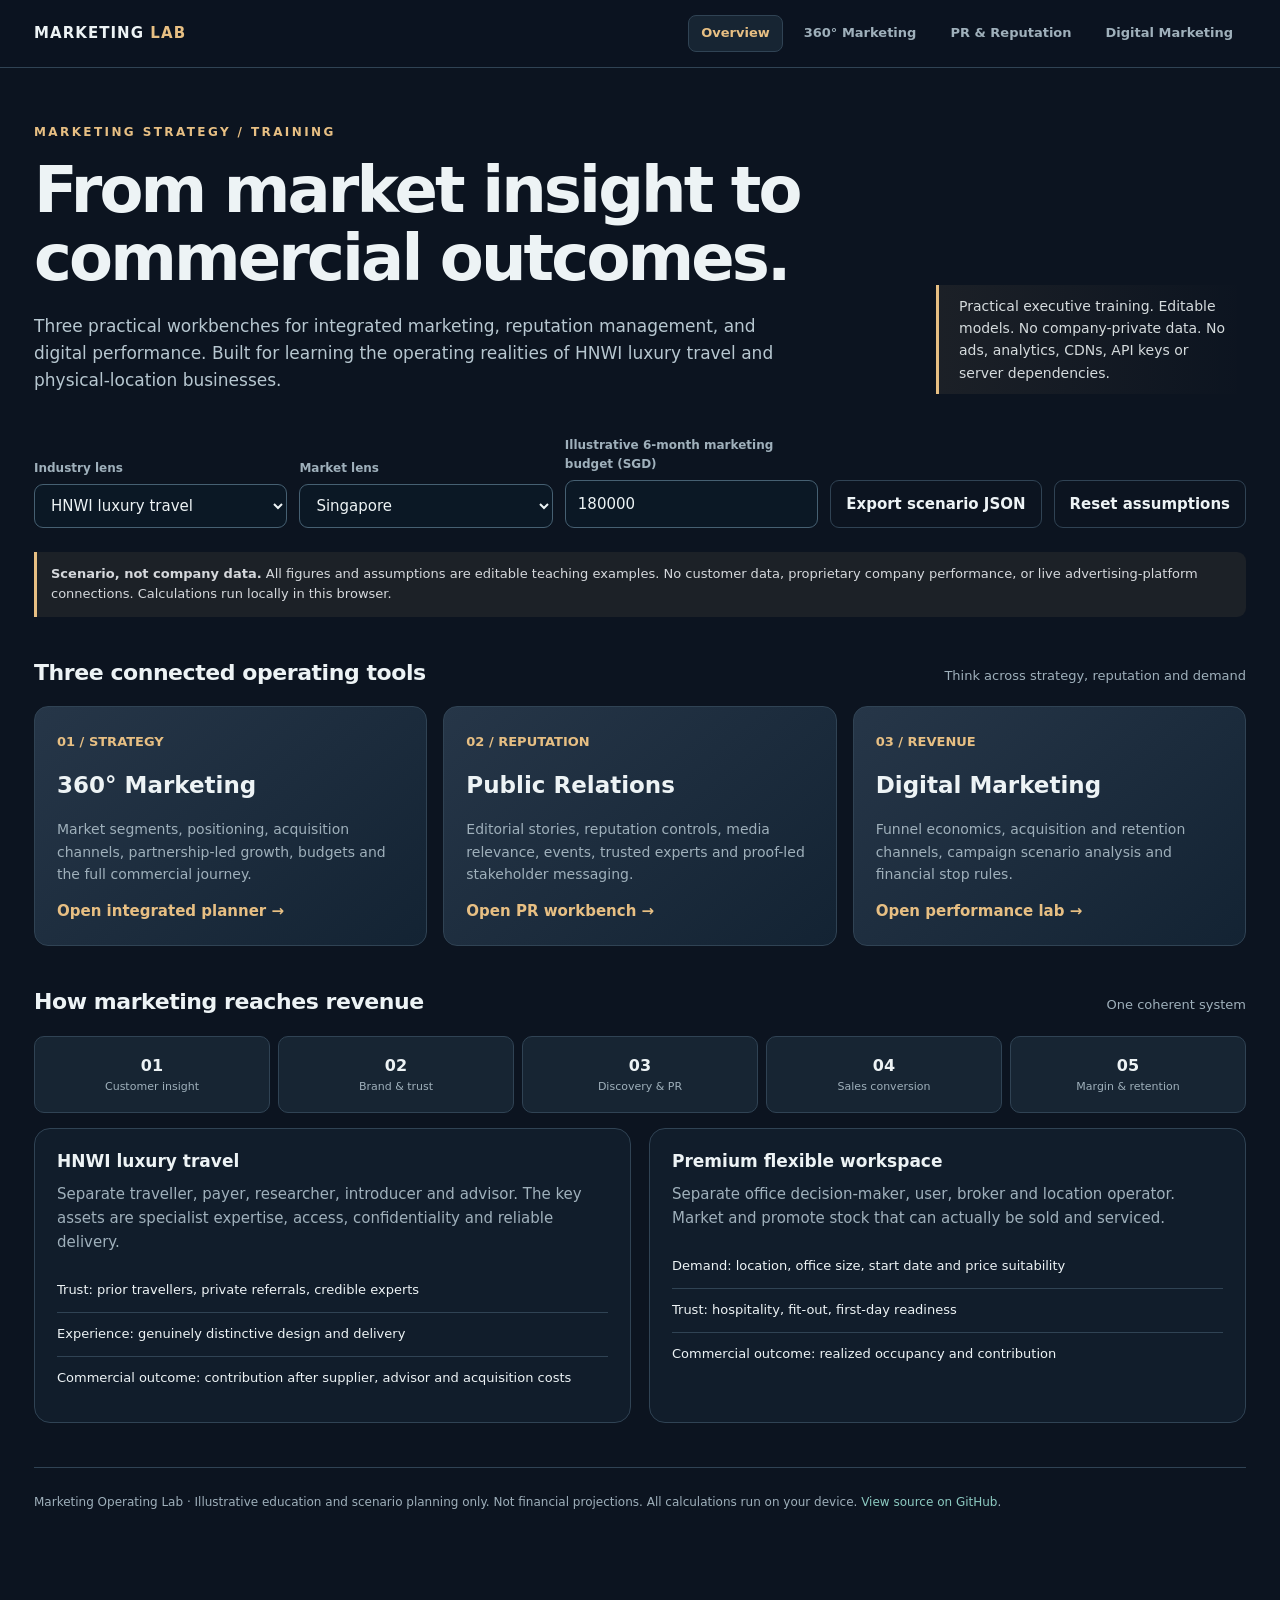
<file: marketing-lab/index.html>
<!doctype html>
<html lang="en"><head><meta charset="utf-8"><meta name="viewport" content="width=device-width,initial-scale=1"><meta name="color-scheme" content="dark"><meta name="description" content="Three practical workbenches for integrated marketing, reputation management, and digital performance. Built for learning the operating realities of HNWI luxury travel and physical-location businesses."><title>Marketing Operating Lab | Marketing Lab</title><link rel="stylesheet" href="assets/style.css"></head>
<body><header class="topbar"><nav class="nav" aria-label="Main navigation"><a class="brand" href="index.html">MARKETING <span>LAB</span></a><div class="navlinks"><a class="active" aria-current="page" href="index.html">Overview</a><a href="360.html">360° Marketing</a><a href="pr.html">PR & Reputation</a><a href="dm.html">Digital Marketing</a></div></nav></header><main class="shell"><section class="hero"><div><div class="kicker">MARKETING STRATEGY / TRAINING</div><h1>From market insight to commercial outcomes.</h1><p>Three practical workbenches for integrated marketing, reputation management, and digital performance. Built for learning the operating realities of HNWI luxury travel and physical-location businesses.</p></div><aside class="hero-aside">Practical executive training. Editable models. No company-private data. No ads, analytics, CDNs, API keys or server dependencies.</aside></section><div id="app-root" data-page="home"><p>Loading local planning tools…</p></div><p id="status" aria-live="polite" class="fine"></p><footer class="footer">Marketing Operating Lab · Illustrative education and scenario planning only. Not financial projections. All calculations run on your device. <a href="https://github.com/mengliang10/mengliang10.github.io/tree/main/marketing-lab">View source on GitHub</a>.</footer></main><script defer src="assets/core.js"></script></body></html>
</file>
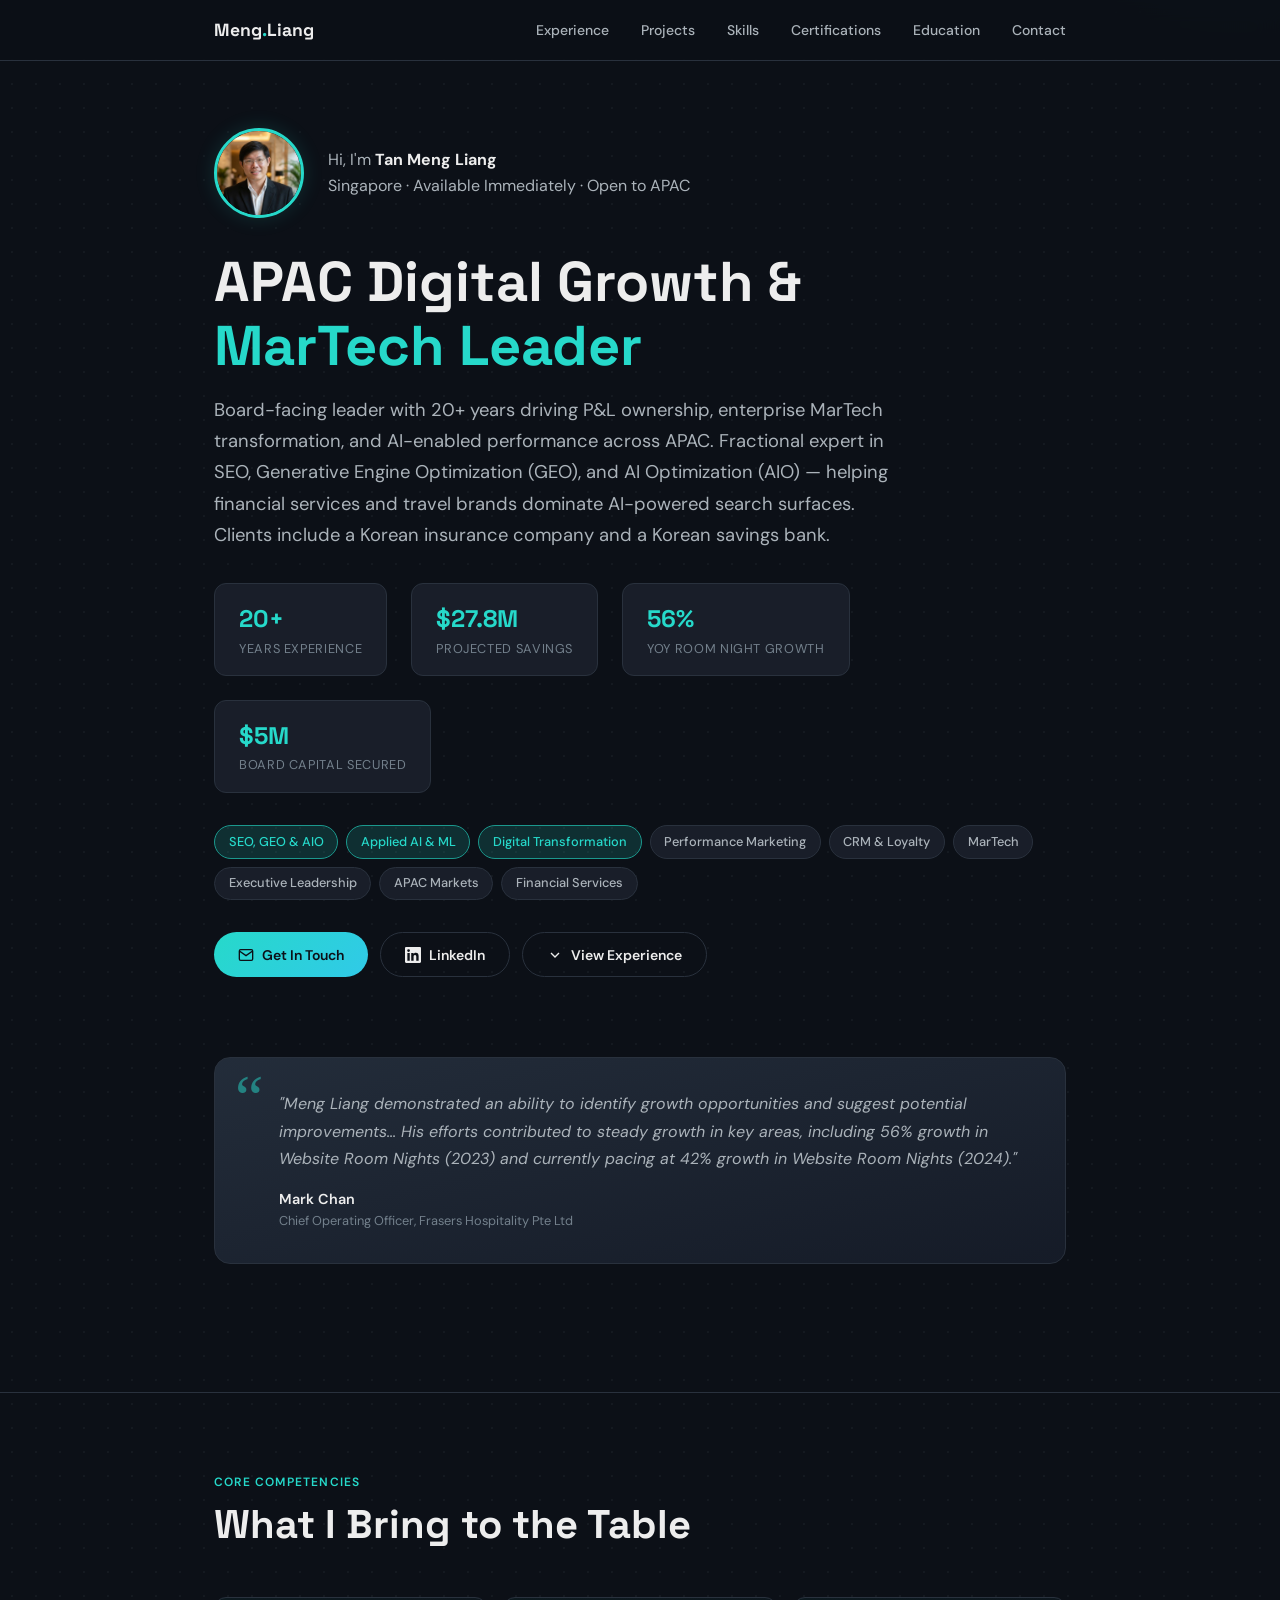
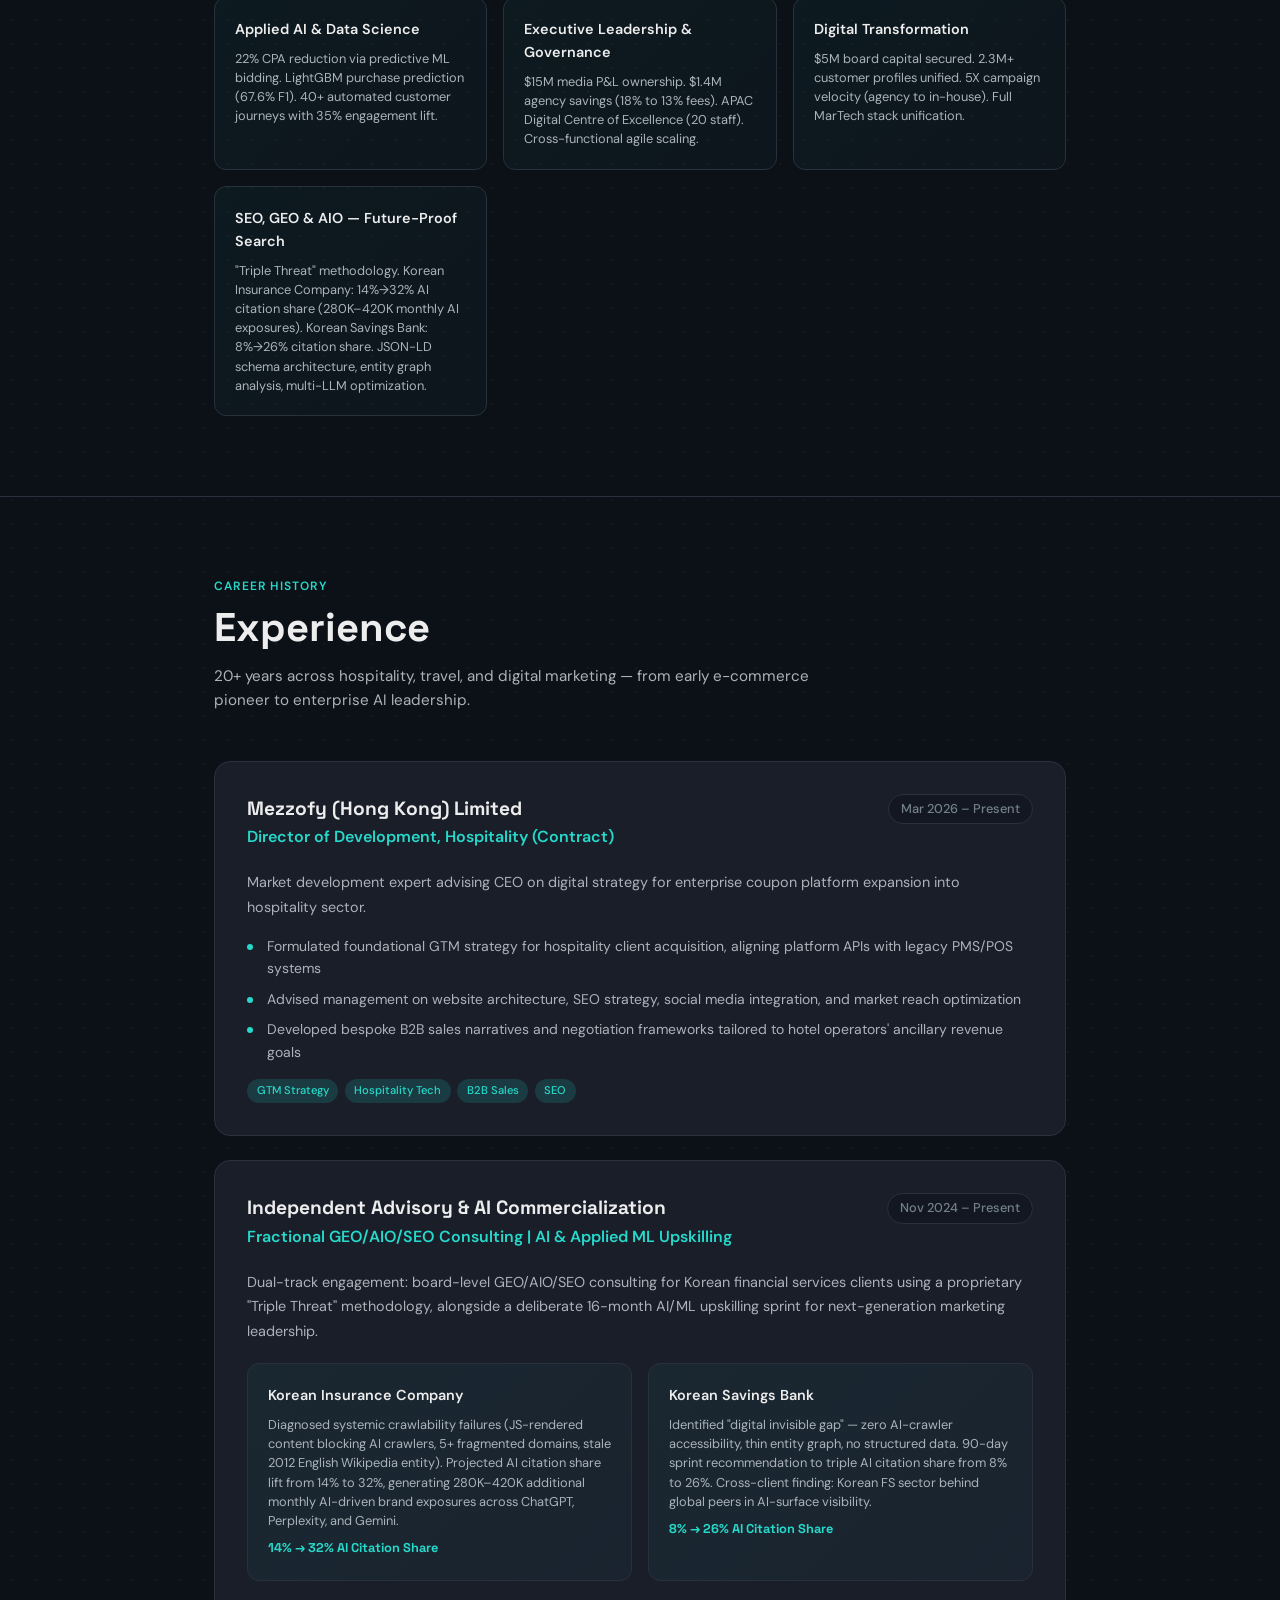
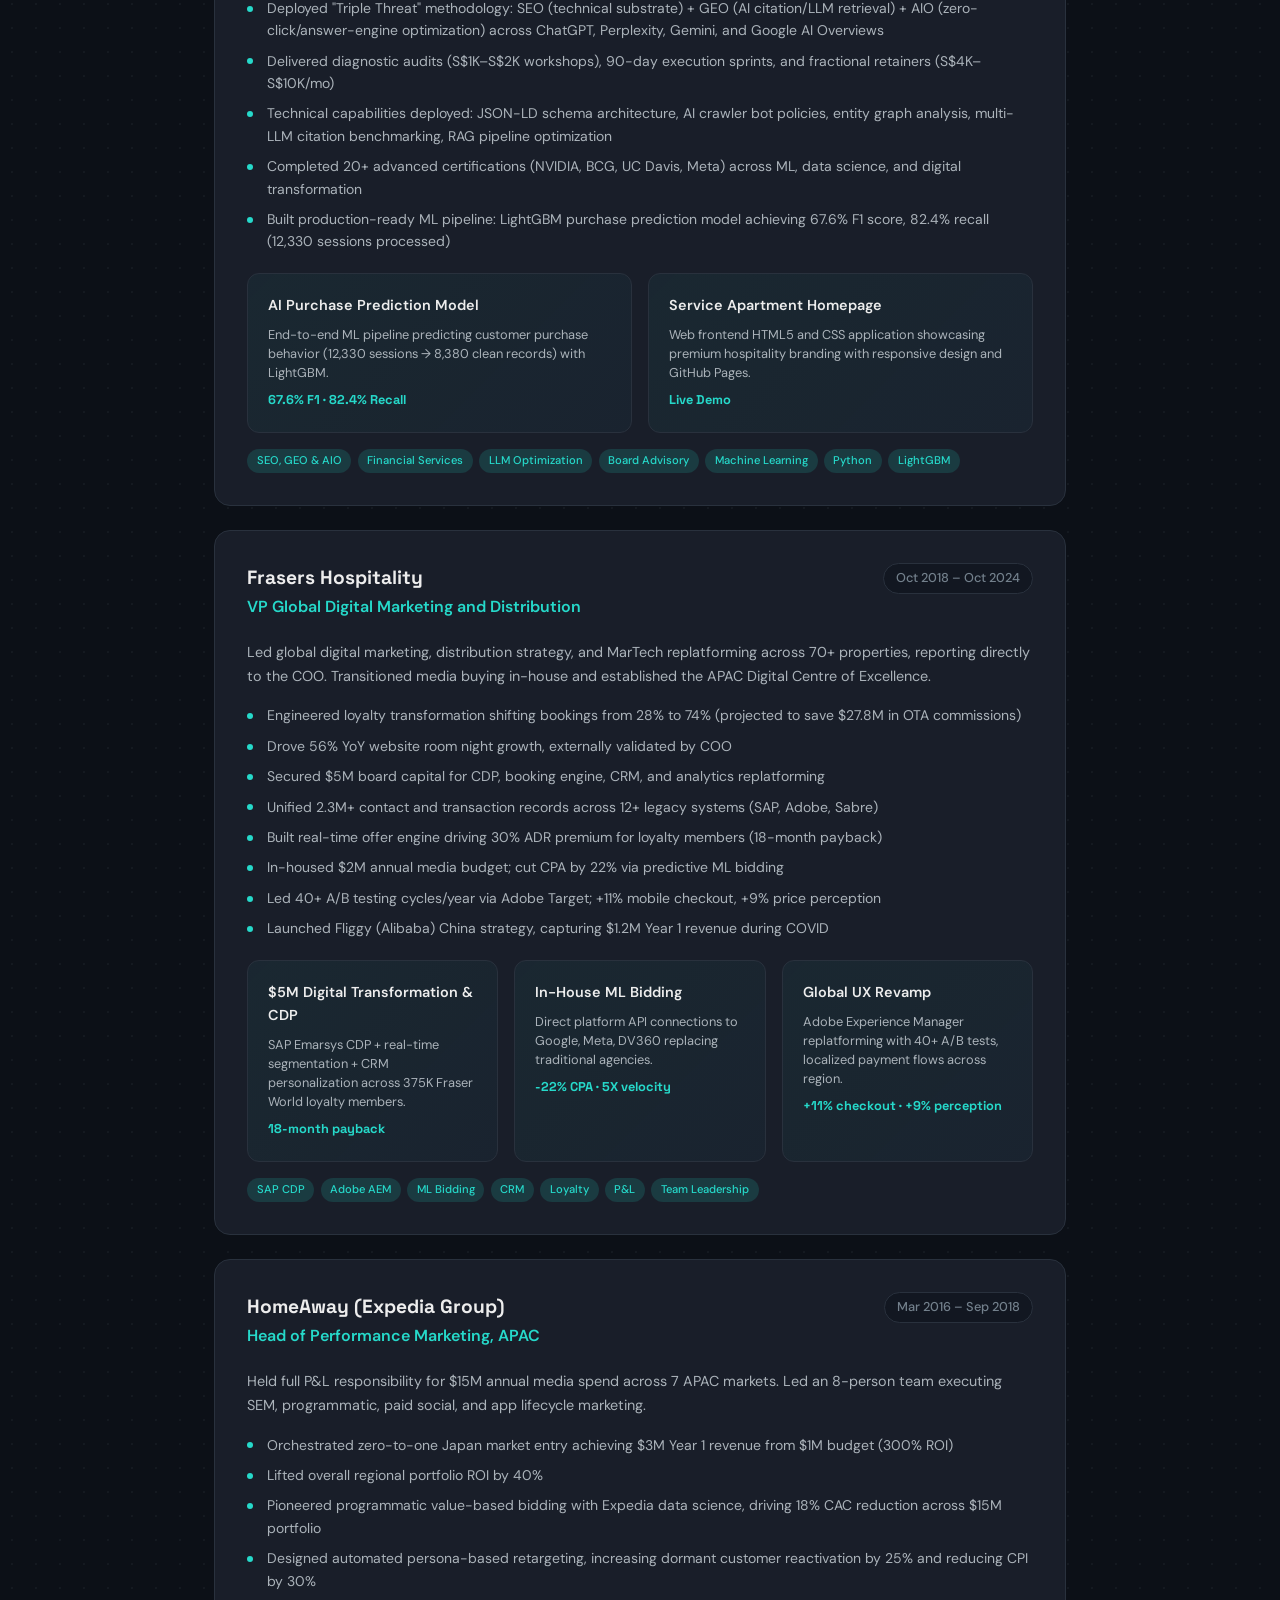
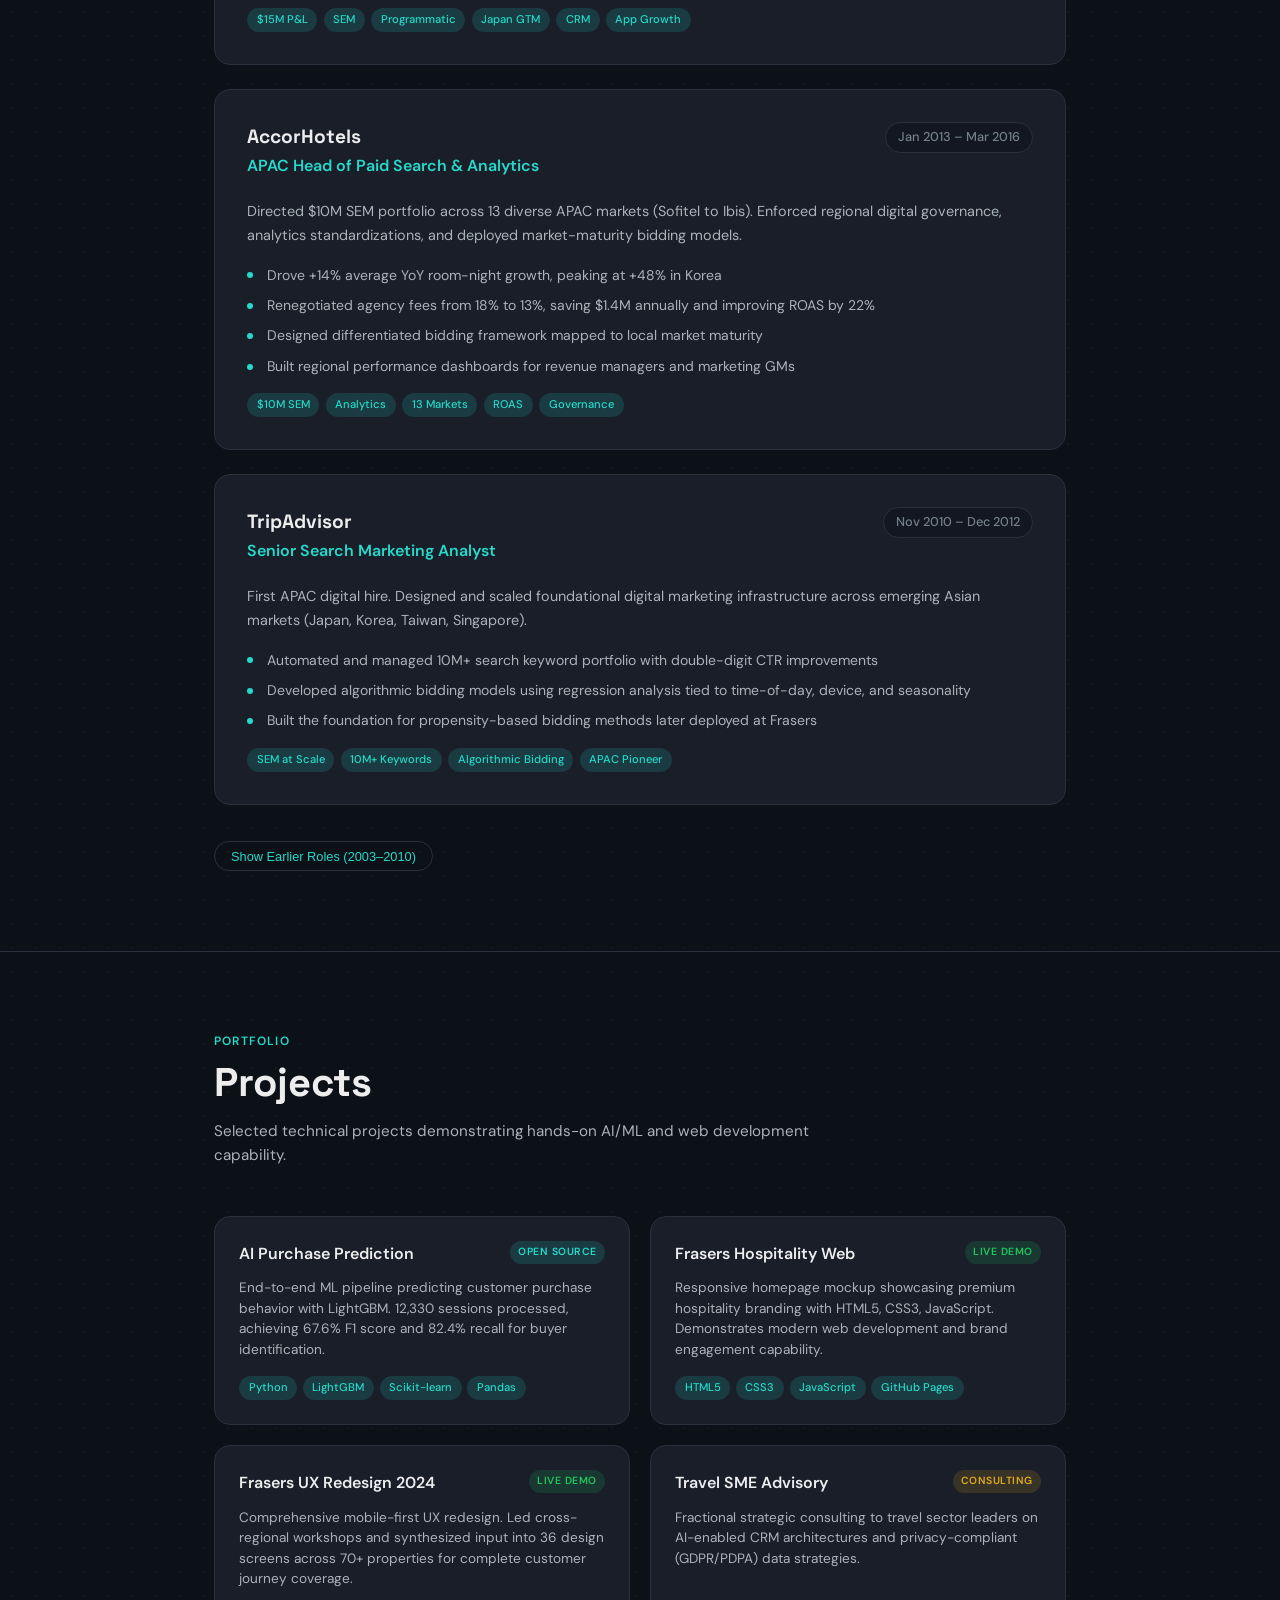
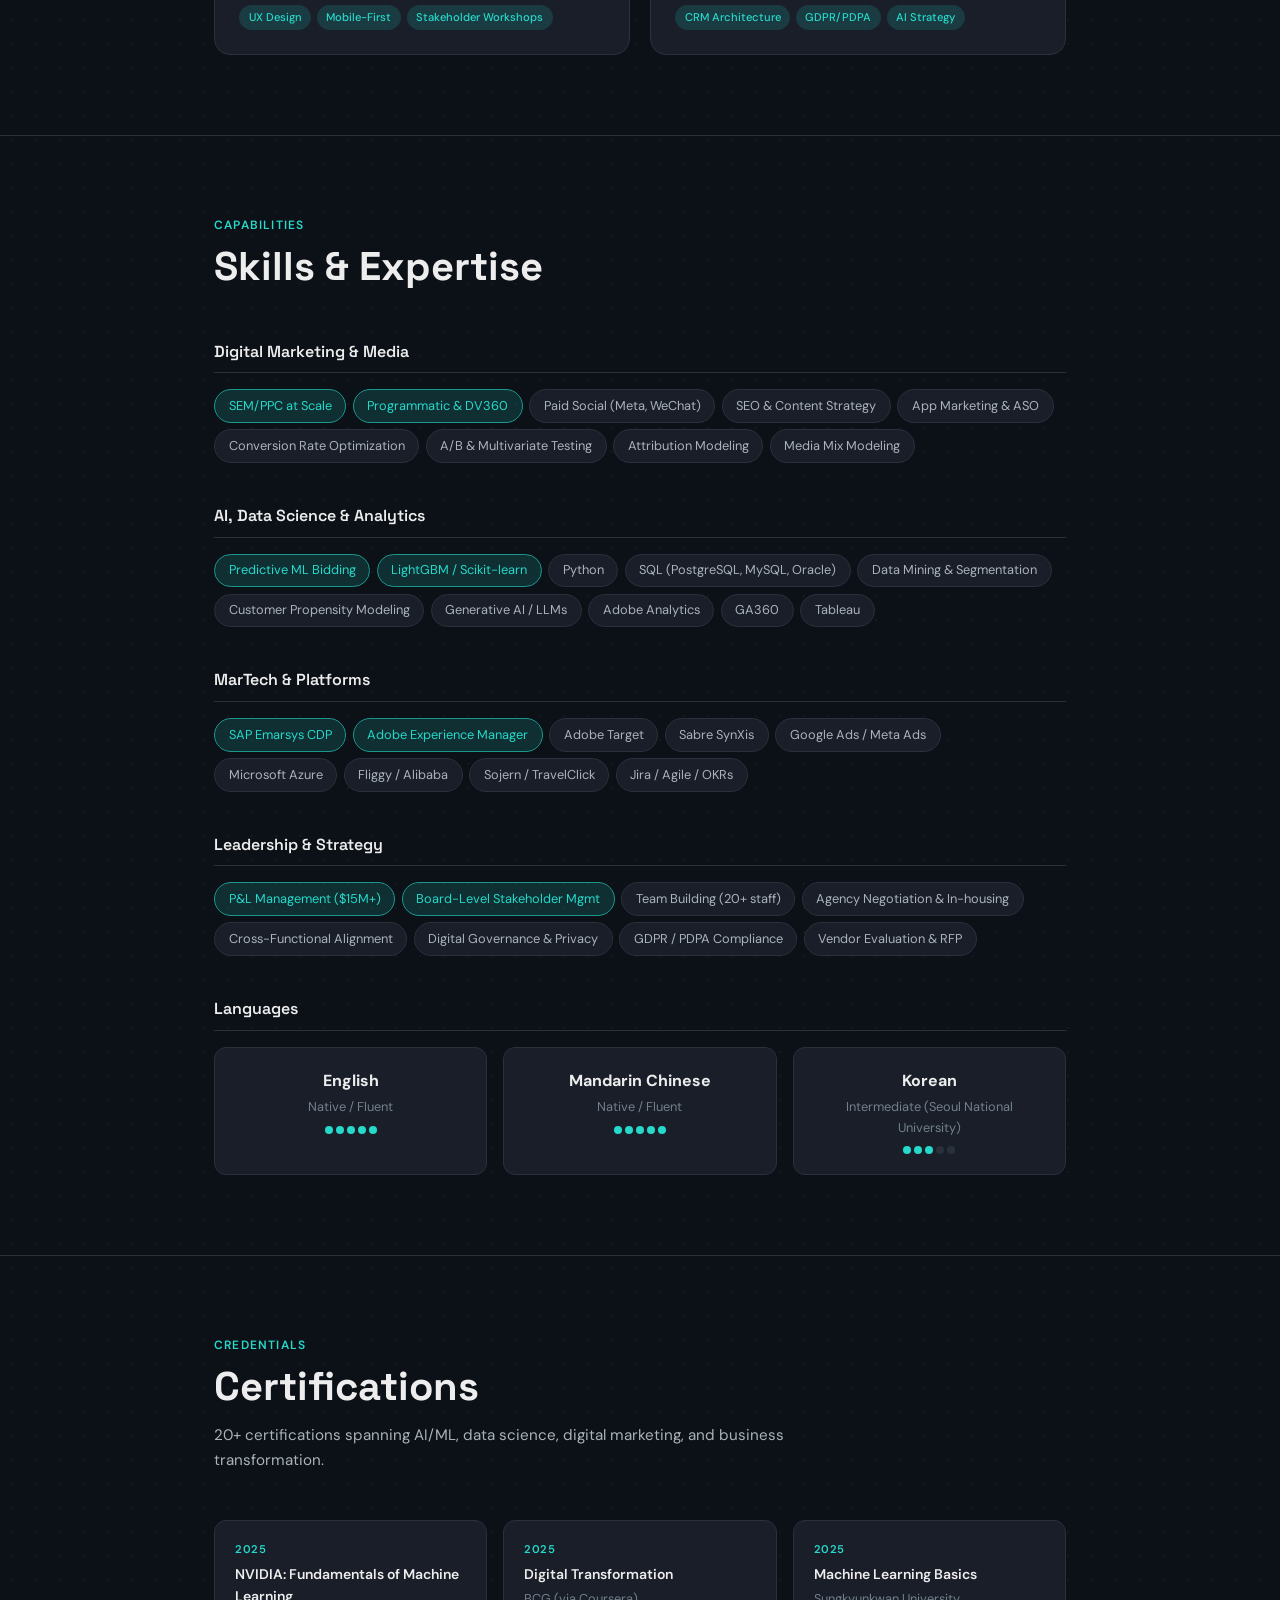
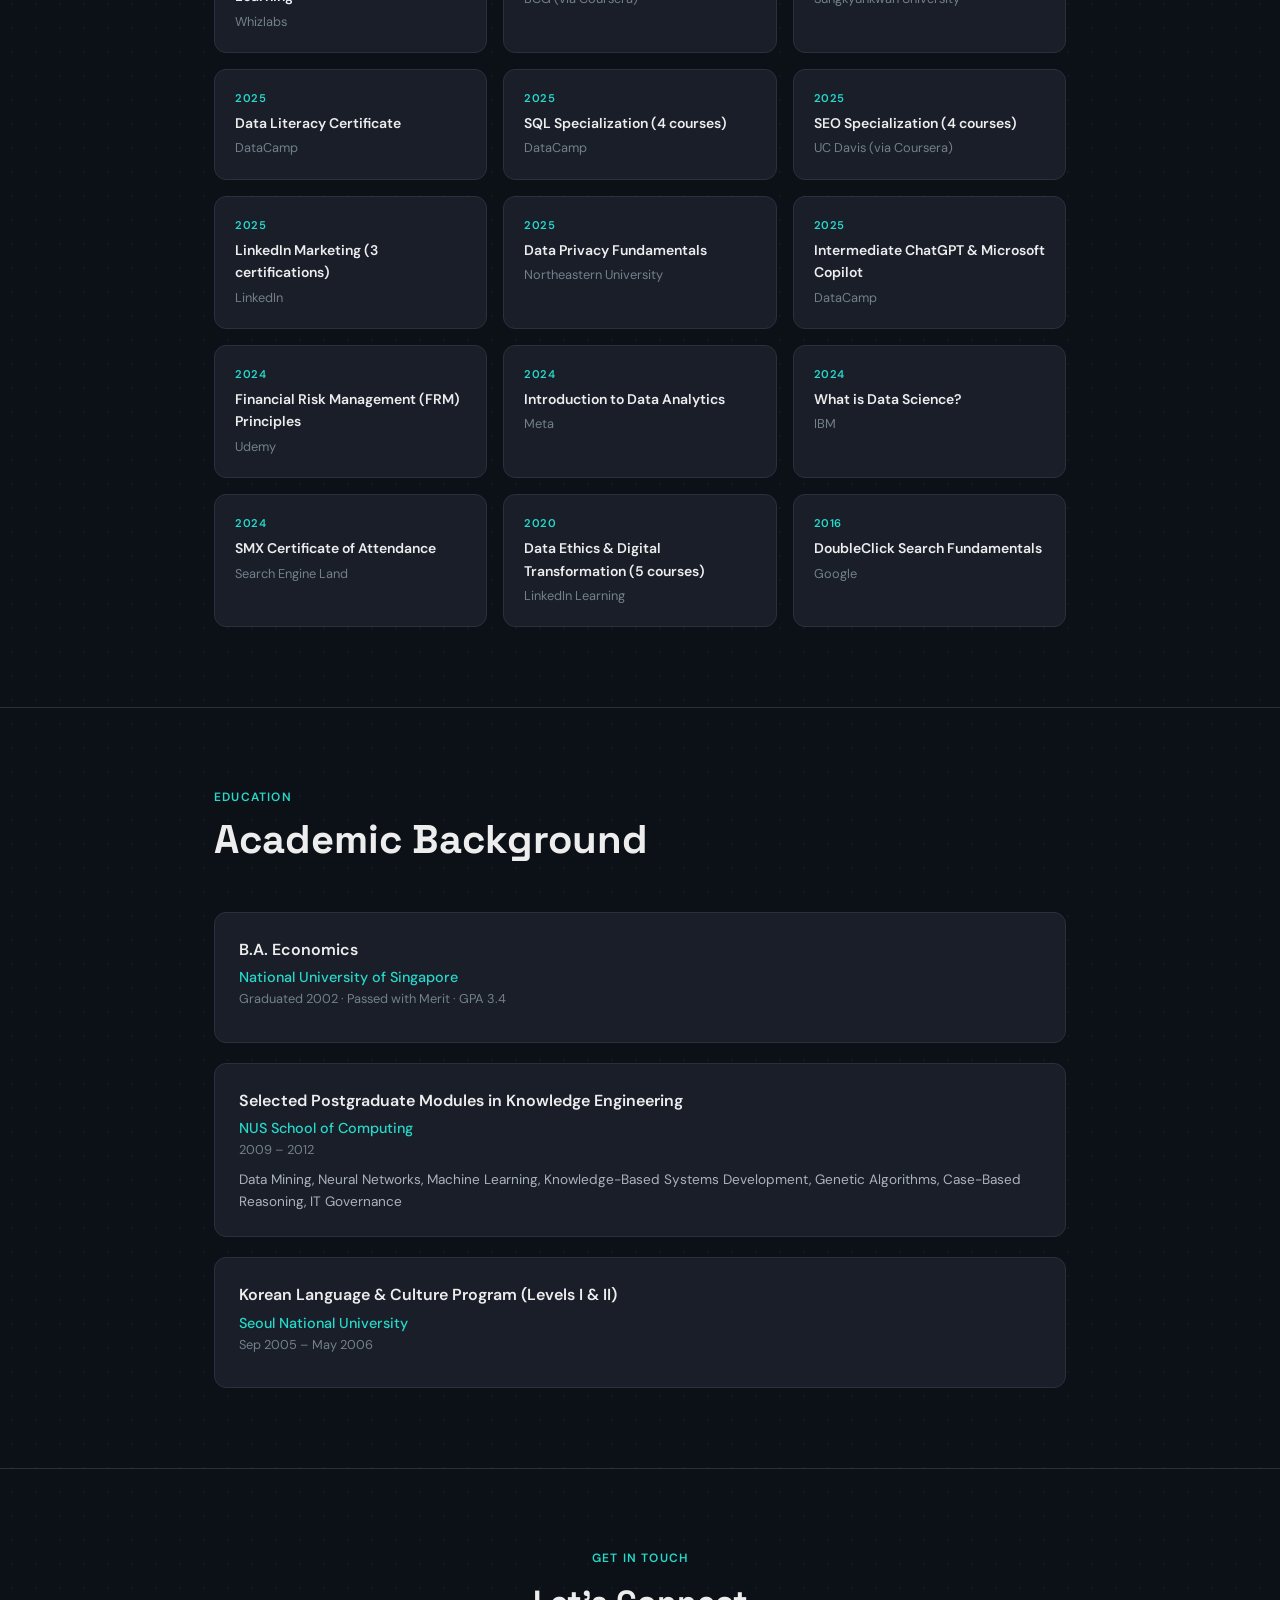
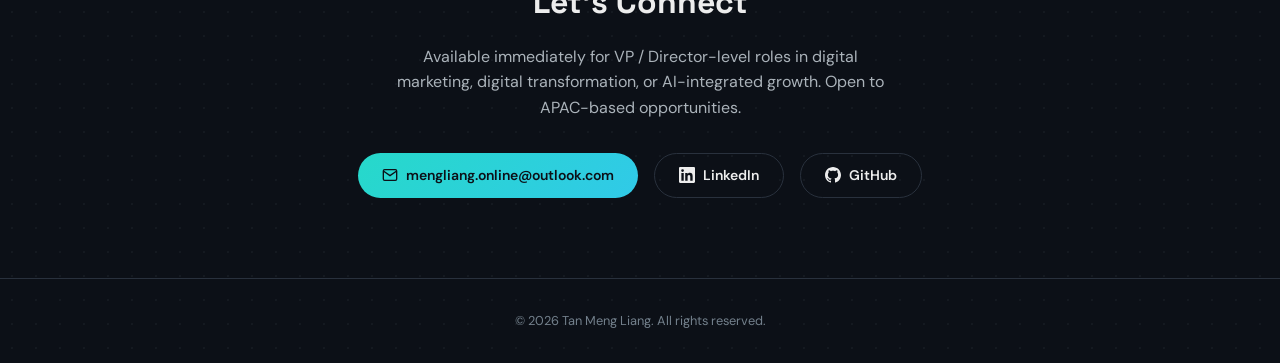
<file: resume/index.html>
<!DOCTYPE html>
<html lang="en">
<head>
  <meta charset="UTF-8">
  <meta name="viewport" content="width=device-width, initial-scale=1.0">
  <title>Tan Meng Liang — APAC Digital Growth & MarTech Leader | Fractional SEO · GEO · AIO</title>
  <meta name="description" content="APAC Digital Growth & MarTech Leader with 20+ years driving P&L ownership, AI-enabled performance, and enterprise transformation. Fractional expert in SEO, Generative Engine Optimization (GEO), and AI Optimization (AIO). A Korean insurance company and a Korean savings bank.">

  <link rel="shortcut icon" href="../assets/images/logo.ico" type="image/x-icon">
  <link rel="preconnect" href="https://fonts.googleapis.com">
  <link rel="preconnect" href="https://fonts.gstatic.com" crossorigin>
  <link href="https://fonts.googleapis.com/css2?family=Space+Grotesk:wght@400;500;600;700&family=DM+Sans:wght@300;400;500;600;700&display=swap" rel="stylesheet">

  <style>
    /* ========== RESET & BASE ========== */
    *, *::before, *::after { margin: 0; padding: 0; box-sizing: border-box; }

    :root {
      --bg-primary: hsl(220, 30%, 7%);
      --bg-secondary: hsl(220, 30%, 10%);
      --bg-card: hsl(220, 25%, 13%);
      --bg-card-hover: hsl(220, 25%, 16%);
      --border: hsl(215, 20%, 20%);
      --border-light: hsl(215, 20%, 25%);
      --text-primary: hsl(0, 0%, 93%);
      --text-secondary: hsl(210, 10%, 70%);
      --text-muted: hsl(210, 10%, 50%);
      --accent: hsl(175, 70%, 50%);
      --accent-dim: hsl(175, 70%, 35%);
      --accent-glow: hsla(175, 70%, 50%, 0.15);
      --accent-2: hsl(190, 80%, 55%);
      --gradient-accent: linear-gradient(135deg, hsl(175, 70%, 50%), hsl(190, 80%, 55%));
      --gradient-card: linear-gradient(to bottom right, hsl(215, 25%, 18%) 3%, hsl(220, 30%, 12%) 97%);
      --gold: hsl(43, 76%, 50%);
      --purple: hsl(270, 70%, 60%);
      --success: hsl(142, 72%, 45%);
      --font-body: 'DM Sans', system-ui, sans-serif;
      --font-display: 'Space Grotesk', system-ui, sans-serif;
      --radius-sm: 0.375rem;
      --radius-md: 0.5rem;
      --radius-lg: 0.75rem;
      --radius-xl: 1rem;
      --radius-2xl: 1.25rem;
      --radius-full: 9999px;
      --shadow-sm: 0 1px 3px rgba(0,0,0,0.3);
      --shadow-md: 0 4px 12px rgba(0,0,0,0.3);
      --shadow-lg: 0 8px 30px rgba(0,0,0,0.4);
      --shadow-xl: 0 12px 40px rgba(0,0,0,0.5);
    }

    html { scroll-behavior: smooth; }
    body {
      font-family: var(--font-body);
      background: var(--bg-primary);
      color: var(--text-primary);
      line-height: 1.6;
      -webkit-font-smoothing: antialiased;
    }

    a { color: var(--accent); text-decoration: none; transition: all 0.2s; }
    a:hover { color: var(--accent-2); }
    img { max-width: 100%; display: block; }

    /* ========== LAYOUT ========== */
    .container { max-width: 900px; margin: 0 auto; padding: 0 1.5rem; }
    .section { padding: 5rem 0; }
    .section + .section { border-top: 1px solid var(--border); }

    /* ========== NAV ========== */
    nav {
      position: fixed; top: 0; left: 0; right: 0; z-index: 100;
      background: hsla(220, 30%, 7%, 0.85);
      backdrop-filter: blur(12px);
      border-bottom: 1px solid var(--border);
      transition: all 0.3s;
    }
    nav .container {
      display: flex; align-items: center; justify-content: space-between;
      height: 60px;
    }
    .nav-logo {
      font-family: var(--font-display); font-weight: 700; font-size: 1.1rem;
      color: var(--text-primary);
    }
    .nav-logo span { color: var(--accent); }
    .nav-links { display: flex; gap: 2rem; list-style: none; }
    .nav-links a {
      color: var(--text-secondary); font-size: 0.875rem; font-weight: 500;
      transition: color 0.2s; position: relative;
    }
    .nav-links a:hover, .nav-links a.active { color: var(--accent); }
    .nav-links a::after {
      content: ''; position: absolute; bottom: -4px; left: 0; width: 0; height: 2px;
      background: var(--accent); transition: width 0.2s;
    }
    .nav-links a:hover::after { width: 100%; }
    .nav-toggle { display: none; background: none; border: none; color: var(--text-primary); cursor: pointer; padding: 0.5rem; }
    .nav-toggle svg { width: 24px; height: 24px; }

    /* ========== HERO ========== */
    .hero {
      padding: 8rem 0 5rem;
      position: relative; overflow: hidden;
    }
    .hero::before {
      content: '';
      position: absolute; top: -50%; right: -20%; width: 600px; height: 600px;
      background: radial-gradient(circle, var(--accent-glow) 0%, transparent 70%);
      pointer-events: none;
      animation: hero-glow 8s ease-in-out infinite alternate;
    }
    @keyframes hero-glow {
      0% { transform: scale(1); opacity: 0.5; }
      100% { transform: scale(1.3); opacity: 0.8; }
    }
    .hero-content { position: relative; z-index: 1; }
    .hero-top { display: flex; align-items: center; gap: 1.5rem; margin-bottom: 2rem; }
    .hero-avatar {
      width: 90px; height: 90px; border-radius: var(--radius-full);
      border: 3px solid var(--accent);
      object-fit: cover; flex-shrink: 0;
      box-shadow: 0 0 20px var(--accent-glow);
    }
    .hero-intro { font-size: 1rem; color: var(--text-secondary); }
    .hero-intro strong { color: var(--text-primary); }
    .hero h1 {
      font-family: var(--font-display); font-size: clamp(2rem, 5vw, 3.5rem);
      font-weight: 700; line-height: 1.15; margin-bottom: 1rem;
    }
    .hero h1 .accent { color: var(--accent); }
    .hero-tagline {
      font-size: 1.15rem; color: var(--text-secondary); max-width: 680px;
      margin-bottom: 2rem; line-height: 1.7;
    }
    .hero-stats {
      display: flex; flex-wrap: wrap; gap: 1.5rem; margin-bottom: 2rem;
    }
    .stat {
      display: flex; flex-direction: column;
      padding: 1rem 1.5rem; background: var(--bg-card);
      border: 1px solid var(--border); border-radius: var(--radius-lg);
    }
    .stat-value {
      font-family: var(--font-display); font-size: 1.5rem; font-weight: 700; color: var(--accent);
    }
    .stat-label { font-size: 0.8rem; color: var(--text-muted); text-transform: uppercase; letter-spacing: 0.05em; }
    .hero-tags { display: flex; flex-wrap: wrap; gap: 0.5rem; margin-bottom: 2rem; }
    .tag {
      padding: 0.35rem 0.85rem; border-radius: var(--radius-full);
      font-size: 0.8rem; font-weight: 500;
      border: 1px solid var(--border);
      color: var(--text-secondary); background: var(--bg-card);
      transition: all 0.2s;
    }
    .tag:hover { border-color: var(--accent); color: var(--accent); }
    .tag.accent { background: var(--accent-glow); border-color: var(--accent-dim); color: var(--accent); }
    .hero-cta { display: flex; flex-wrap: wrap; gap: 0.75rem; }
    .btn {
      display: inline-flex; align-items: center; gap: 0.5rem;
      padding: 0.65rem 1.5rem; border-radius: var(--radius-full);
      font-size: 0.875rem; font-weight: 600; transition: all 0.2s;
      cursor: pointer; border: none;
    }
    .btn-primary {
      background: var(--gradient-accent); color: var(--bg-primary);
    }
    .btn-primary:hover { transform: translateY(-1px); box-shadow: 0 4px 20px var(--accent-glow); color: var(--bg-primary); }
    .btn-outline {
      background: transparent; color: var(--text-primary);
      border: 1px solid var(--border);
    }
    .btn-outline:hover { border-color: var(--accent); color: var(--accent); }

    /* ========== SECTION HEADERS ========== */
    .section-header { margin-bottom: 3rem; }
    .section-label {
      font-size: 0.75rem; font-weight: 600; text-transform: uppercase;
      letter-spacing: 0.1em; color: var(--accent); margin-bottom: 0.5rem;
    }
    .section-title {
      font-family: var(--font-display); font-size: clamp(1.75rem, 4vw, 2.5rem);
      font-weight: 700; line-height: 1.2;
    }
    .section-desc {
      color: var(--text-secondary); margin-top: 0.75rem; max-width: 600px; font-size: 0.95rem;
    }

    /* ========== QUOTE / TESTIMONIAL ========== */
    .quote-card {
      background: var(--gradient-card);
      border: 1px solid var(--border);
      border-radius: var(--radius-xl);
      padding: 2rem;
      margin-bottom: 3rem;
      position: relative;
    }
    .quote-card::before {
      content: '\201C'; font-size: 4rem; color: var(--accent);
      position: absolute; top: 0.5rem; left: 1.25rem; line-height: 1;
      font-family: Georgia, serif; opacity: 0.5;
    }
    .quote-text {
      font-size: 1rem; font-style: italic; color: var(--text-secondary);
      line-height: 1.7; padding-left: 2rem; margin-bottom: 1rem;
    }
    .quote-author {
      display: flex; align-items: center; gap: 0.75rem; padding-left: 2rem;
    }
    .quote-author-info .name { font-weight: 600; font-size: 0.9rem; color: var(--text-primary); }
    .quote-author-info .role { font-size: 0.8rem; color: var(--text-muted); }

    /* ========== EXPERIENCE ========== */
    .exp-timeline { position: relative; }
    .exp-item {
      position: relative;
      padding: 2rem;
      background: var(--bg-card);
      border: 1px solid var(--border);
      border-radius: var(--radius-xl);
      margin-bottom: 1.5rem;
      transition: all 0.3s;
    }
    .exp-item:hover {
      border-color: var(--border-light);
      box-shadow: var(--shadow-md);
      transform: translateY(-2px);
    }
    .exp-header { display: flex; justify-content: space-between; align-items: flex-start; flex-wrap: wrap; gap: 0.5rem; margin-bottom: 1rem; }
    .exp-company {
      font-family: var(--font-display); font-size: 1.2rem; font-weight: 700;
    }
    .exp-role { font-size: 1rem; color: var(--accent); font-weight: 600; margin-bottom: 0.25rem; }
    .exp-date {
      font-size: 0.8rem; color: var(--text-muted); font-weight: 500;
      padding: 0.25rem 0.75rem; background: var(--bg-secondary);
      border-radius: var(--radius-full); border: 1px solid var(--border);
      white-space: nowrap;
    }
    .exp-summary { color: var(--text-secondary); font-size: 0.9rem; margin-bottom: 1rem; line-height: 1.7; }
    .exp-achievements { list-style: none; margin-bottom: 1rem; }
    .exp-achievements li {
      position: relative; padding-left: 1.25rem; margin-bottom: 0.5rem;
      color: var(--text-secondary); font-size: 0.875rem; line-height: 1.6;
    }
    .exp-achievements li::before {
      content: ''; position: absolute; left: 0; top: 0.55rem;
      width: 6px; height: 6px; border-radius: 50%;
      background: var(--accent);
    }
    .exp-tags { display: flex; flex-wrap: wrap; gap: 0.4rem; margin-top: 1rem; }
    .exp-tag {
      font-size: 0.7rem; padding: 0.2rem 0.6rem;
      background: var(--accent-glow); color: var(--accent);
      border-radius: var(--radius-full); font-weight: 500;
    }

    /* Key project cards inside experience */
    .project-cards { display: grid; grid-template-columns: repeat(auto-fit, minmax(250px, 1fr)); gap: 1rem; margin-top: 1.25rem; }
    .project-card {
      padding: 1.25rem;
      background: linear-gradient(135deg, hsla(175, 70%, 50%, 0.05), hsla(190, 80%, 55%, 0.03));
      border: 1px solid var(--border);
      border-radius: var(--radius-lg);
      transition: all 0.2s;
    }
    .project-card:hover { border-color: var(--accent-dim); }
    .project-card h4 { font-size: 0.9rem; font-weight: 600; margin-bottom: 0.5rem; color: var(--text-primary); }
    .project-card p { font-size: 0.8rem; color: var(--text-secondary); line-height: 1.5; }
    .project-card .metric {
      display: inline-block; margin-top: 0.5rem; font-family: var(--font-display);
      font-size: 0.8rem; font-weight: 700; color: var(--accent);
    }

    /* ========== PROJECTS (GitHub) ========== */
    .projects-grid { display: grid; grid-template-columns: repeat(auto-fit, minmax(280px, 1fr)); gap: 1.25rem; }
    .gh-card {
      padding: 1.5rem;
      background: var(--bg-card);
      border: 1px solid var(--border);
      border-radius: var(--radius-xl);
      transition: all 0.3s;
      display: flex; flex-direction: column;
    }
    .gh-card:hover { border-color: var(--accent-dim); transform: translateY(-2px); box-shadow: var(--shadow-md); }
    .gh-card-header { display: flex; justify-content: space-between; align-items: flex-start; margin-bottom: 0.75rem; }
    .gh-card h3 { font-size: 1rem; font-weight: 600; }
    .gh-card h3 a { color: var(--text-primary); }
    .gh-card h3 a:hover { color: var(--accent); }
    .gh-badge {
      font-size: 0.65rem; font-weight: 600; padding: 0.2rem 0.5rem;
      border-radius: var(--radius-full); text-transform: uppercase; letter-spacing: 0.05em;
    }
    .gh-badge.live { background: hsla(142, 72%, 45%, 0.15); color: var(--success); }
    .gh-badge.open-source { background: var(--accent-glow); color: var(--accent); }
    .gh-card p { font-size: 0.85rem; color: var(--text-secondary); line-height: 1.5; flex: 1; margin-bottom: 1rem; }
    .gh-card-footer { display: flex; flex-wrap: wrap; gap: 0.35rem; }

    /* ========== SKILLS ========== */
    .skills-section { display: grid; gap: 2.5rem; }
    .skill-group h3 {
      font-family: var(--font-display); font-size: 1rem; font-weight: 600;
      color: var(--text-primary); margin-bottom: 1rem;
      padding-bottom: 0.5rem; border-bottom: 1px solid var(--border);
    }
    .skill-pills { display: flex; flex-wrap: wrap; gap: 0.4rem; }
    .skill-pill {
      font-size: 0.8rem; padding: 0.35rem 0.85rem;
      background: var(--bg-card); border: 1px solid var(--border);
      border-radius: var(--radius-full); color: var(--text-secondary);
      transition: all 0.2s;
    }
    .skill-pill:hover { border-color: var(--accent); color: var(--accent); }
    .skill-pill.highlight { background: var(--accent-glow); border-color: var(--accent-dim); color: var(--accent); }

    /* ========== CERTIFICATIONS ========== */
    .cert-grid {
      display: grid; grid-template-columns: repeat(auto-fill, minmax(260px, 1fr)); gap: 1rem;
    }
    .cert-card {
      padding: 1.25rem;
      background: var(--bg-card);
      border: 1px solid var(--border);
      border-radius: var(--radius-lg);
      transition: all 0.2s;
    }
    .cert-card:hover { border-color: var(--border-light); }
    .cert-year { font-size: 0.7rem; color: var(--accent); font-weight: 600; text-transform: uppercase; letter-spacing: 0.05em; }
    .cert-name { font-size: 0.875rem; font-weight: 600; margin: 0.25rem 0; color: var(--text-primary); }
    .cert-issuer { font-size: 0.8rem; color: var(--text-muted); }

    /* ========== EDUCATION ========== */
    .edu-list { display: grid; gap: 1.25rem; }
    .edu-item {
      padding: 1.5rem;
      background: var(--bg-card);
      border: 1px solid var(--border);
      border-radius: var(--radius-lg);
    }
    .edu-item h3 { font-size: 1rem; font-weight: 600; margin-bottom: 0.25rem; }
    .edu-item .edu-school { color: var(--accent); font-weight: 500; font-size: 0.9rem; }
    .edu-item .edu-year { font-size: 0.8rem; color: var(--text-muted); margin-bottom: 0.5rem; }
    .edu-item p { font-size: 0.85rem; color: var(--text-secondary); }

    /* ========== LANGUAGES ========== */
    .lang-grid { display: grid; grid-template-columns: repeat(auto-fit, minmax(200px, 1fr)); gap: 1rem; }
    .lang-card {
      padding: 1.25rem; background: var(--bg-card); border: 1px solid var(--border);
      border-radius: var(--radius-lg); text-align: center;
    }
    .lang-card h4 { font-size: 1rem; margin-bottom: 0.25rem; }
    .lang-card p { font-size: 0.8rem; color: var(--text-muted); }
    .lang-level {
      display: flex; gap: 3px; justify-content: center; margin-top: 0.5rem;
    }
    .lang-dot {
      width: 8px; height: 8px; border-radius: 50%;
      background: var(--border);
    }
    .lang-dot.filled { background: var(--accent); }

    /* ========== CONTACT / FOOTER ========== */
    .contact-section {
      text-align: center;
      padding: 5rem 0;
    }
    .contact-section h2 {
      font-family: var(--font-display); font-size: 2rem; font-weight: 700;
      margin-bottom: 1rem;
    }
    .contact-section p {
      color: var(--text-secondary); margin-bottom: 2rem; max-width: 500px; margin-inline: auto;
    }
    .contact-links { display: flex; justify-content: center; gap: 1rem; flex-wrap: wrap; }
    footer {
      border-top: 1px solid var(--border);
      padding: 2rem 0;
      text-align: center;
      color: var(--text-muted);
      font-size: 0.8rem;
    }

    /* ========== DOT GRID BG ========== */
    .dot-bg {
      background-image: radial-gradient(circle, hsla(210, 10%, 50%, 0.08) 1px, transparent 1px);
      background-size: 24px 24px;
    }

    /* ========== COLLAPSIBLE ========== */
    .collapsible-toggle {
      background: none; border: 1px solid var(--border); color: var(--accent);
      padding: 0.4rem 1rem; border-radius: var(--radius-full);
      font-size: 0.8rem; cursor: pointer; font-weight: 500;
      transition: all 0.2s; margin-top: 0.75rem;
    }
    .collapsible-toggle:hover { background: var(--accent-glow); }
    .collapsible-content {
      max-height: 0; overflow: hidden; transition: max-height 0.4s ease;
    }
    .collapsible-content.open { max-height: 3000px; }

    /* ========== RESPONSIVE ========== */
    @media (max-width: 768px) {
      .nav-links { display: none; }
      .nav-links.open {
        display: flex; flex-direction: column;
        position: absolute; top: 60px; left: 0; right: 0;
        background: var(--bg-primary);
        border-bottom: 1px solid var(--border);
        padding: 1rem 1.5rem; gap: 1rem;
      }
      .nav-toggle { display: block; }
      .hero-top { flex-direction: column; text-align: center; }
      .hero { text-align: center; }
      .hero-tagline { margin-inline: auto; }
      .hero-stats { justify-content: center; }
      .hero-tags { justify-content: center; }
      .hero-cta { justify-content: center; }
      .exp-header { flex-direction: column; }
      .project-cards { grid-template-columns: 1fr; }
      .section { padding: 3rem 0; }
    }

    @media (max-width: 480px) {
      .hero-stats { flex-direction: column; }
      .stat { flex-direction: row; gap: 0.75rem; align-items: center; }
      .projects-grid { grid-template-columns: 1fr; }
      .cert-grid { grid-template-columns: 1fr; }
    }

    /* ========== SCROLL ANIMATION ========== */
    .fade-in {
      opacity: 0; transform: translateY(20px);
      transition: opacity 0.6s ease, transform 0.6s ease;
    }
    .fade-in.visible { opacity: 1; transform: translateY(0); }
  </style>
</head>
<body class="dot-bg">

  <!-- NAV -->
  <nav>
    <div class="container">
      <a href="#" class="nav-logo">Meng<span>.</span>Liang</a>
      <ul class="nav-links" id="navLinks">
        <li><a href="#experience">Experience</a></li>
        <li><a href="#projects">Projects</a></li>
        <li><a href="#skills">Skills</a></li>
        <li><a href="#certifications">Certifications</a></li>
        <li><a href="#education">Education</a></li>
        <li><a href="#contact">Contact</a></li>
      </ul>
      <button class="nav-toggle" id="navToggle" aria-label="Toggle navigation">
        <svg viewBox="0 0 24 24" fill="none" stroke="currentColor" stroke-width="2"><line x1="3" y1="6" x2="21" y2="6"/><line x1="3" y1="12" x2="21" y2="12"/><line x1="3" y1="18" x2="21" y2="18"/></svg>
      </button>
    </div>
  </nav>

  <main>

    <!-- ============ HERO ============ -->
    <section class="hero">
      <div class="container hero-content">
        <div class="hero-top">
          <img src="../assets/images/my-avatar.jpeg" alt="Tan Meng Liang" class="hero-avatar">
          <div class="hero-intro">
            <p>Hi, I'm <strong>Tan Meng Liang</strong></p>
            <p>Singapore &middot; Available Immediately &middot; Open to APAC</p>
          </div>
        </div>

        <h1>APAC Digital Growth &<br><span class="accent">MarTech Leader</span></h1>

        <p class="hero-tagline">
          Board-facing leader with 20+ years driving P&L ownership, enterprise MarTech transformation, and AI-enabled performance across APAC. Fractional expert in SEO, Generative Engine Optimization (GEO), and AI Optimization (AIO) — helping financial services and travel brands dominate AI-powered search surfaces. Clients include a Korean insurance company and a Korean savings bank.
        </p>

        <div class="hero-stats">
          <div class="stat">
            <span class="stat-value">20+</span>
            <span class="stat-label">Years Experience</span>
          </div>
          <div class="stat">
            <span class="stat-value">$27.8M</span>
            <span class="stat-label">Projected Savings</span>
          </div>
          <div class="stat">
            <span class="stat-value">56%</span>
            <span class="stat-label">YoY Room Night Growth</span>
          </div>
          <div class="stat">
            <span class="stat-value">$5M</span>
            <span class="stat-label">Board Capital Secured</span>
          </div>
        </div>

        <div class="hero-tags">
          <span class="tag accent">SEO, GEO & AIO</span>
          <span class="tag accent">Applied AI & ML</span>
          <span class="tag accent">Digital Transformation</span>
          <span class="tag">Performance Marketing</span>
          <span class="tag">CRM & Loyalty</span>
          <span class="tag">MarTech</span>
          <span class="tag">Executive Leadership</span>
          <span class="tag">APAC Markets</span>
          <span class="tag">Financial Services</span>
        </div>

        <div class="hero-cta">
          <a href="#contact" class="btn btn-primary">
            <svg width="16" height="16" viewBox="0 0 24 24" fill="none" stroke="currentColor" stroke-width="2"><path d="M4 4h16c1.1 0 2 .9 2 2v12c0 1.1-.9 2-2 2H4c-1.1 0-2-.9-2-2V6c0-1.1.9-2 2-2z"/><polyline points="22,6 12,13 2,6"/></svg>
            Get In Touch
          </a>
          <a href="https://linkedin.com/in/mengliang" target="_blank" class="btn btn-outline">
            <svg width="16" height="16" viewBox="0 0 24 24" fill="currentColor"><path d="M20.447 20.452h-3.554v-5.569c0-1.328-.027-3.037-1.852-3.037-1.853 0-2.136 1.445-2.136 2.939v5.667H9.351V9h3.414v1.561h.046c.477-.9 1.637-1.85 3.37-1.85 3.601 0 4.267 2.37 4.267 5.455v6.286zM5.337 7.433a2.062 2.062 0 01-2.063-2.065 2.064 2.064 0 112.063 2.065zm1.782 13.019H3.555V9h3.564v11.452zM22.225 0H1.771C.792 0 0 .774 0 1.729v20.542C0 23.227.792 24 1.771 24h20.451C23.2 24 24 23.227 24 22.271V1.729C24 .774 23.2 0 22.222 0h.003z"/></svg>
            LinkedIn
          </a>
          <a href="#experience" class="btn btn-outline">
            <svg width="16" height="16" viewBox="0 0 24 24" fill="none" stroke="currentColor" stroke-width="2"><polyline points="6 9 12 15 18 9"/></svg>
            View Experience
          </a>
        </div>
      </div>
    </section>

    <!-- ============ RECOMMENDATION ============ -->
    <section class="section" style="padding-top: 0;">
      <div class="container">
        <div class="quote-card fade-in">
          <p class="quote-text">
            "Meng Liang demonstrated an ability to identify growth opportunities and suggest potential improvements... His efforts contributed to steady growth in key areas, including 56% growth in Website Room Nights (2023) and currently pacing at 42% growth in Website Room Nights (2024)."
          </p>
          <div class="quote-author">
            <div class="quote-author-info">
              <div class="name">Mark Chan</div>
              <div class="role">Chief Operating Officer, Frasers Hospitality Pte Ltd</div>
            </div>
          </div>
        </div>
      </div>
    </section>

    <!-- ============ CORE COMPETENCIES ============ -->
    <section class="section" id="competencies">
      <div class="container">
        <div class="section-header fade-in">
          <div class="section-label">Core Competencies</div>
          <h2 class="section-title">What I Bring to the Table</h2>
        </div>
        <div class="project-cards fade-in">
          <div class="project-card">
            <h4>Applied AI & Data Science</h4>
            <p>22% CPA reduction via predictive ML bidding. LightGBM purchase prediction (67.6% F1). 40+ automated customer journeys with 35% engagement lift.</p>
          </div>
          <div class="project-card">
            <h4>Executive Leadership & Governance</h4>
            <p>$15M media P&L ownership. $1.4M agency savings (18% to 13% fees). APAC Digital Centre of Excellence (20 staff). Cross-functional agile scaling.</p>
          </div>
          <div class="project-card">
            <h4>Digital Transformation</h4>
            <p>$5M board capital secured. 2.3M+ customer profiles unified. 5X campaign velocity (agency to in-house). Full MarTech stack unification.</p>
          </div>
          <div class="project-card">
            <h4>SEO, GEO & AIO — Future-Proof Search</h4>
            <p>"Triple Threat" methodology. Korean Insurance Company: 14%→32% AI citation share (280K–420K monthly AI exposures). Korean Savings Bank: 8%→26% citation share. JSON-LD schema architecture, entity graph analysis, multi-LLM optimization.</p>
          </div>
        </div>
      </div>
    </section>

    <!-- ============ EXPERIENCE ============ -->
    <section class="section" id="experience">
      <div class="container">
        <div class="section-header fade-in">
          <div class="section-label">Career History</div>
          <h2 class="section-title">Experience</h2>
          <p class="section-desc">20+ years across hospitality, travel, and digital marketing — from early e-commerce pioneer to enterprise AI leadership.</p>
        </div>
        <div class="exp-timeline">

          <!-- Mezzofy -->
          <div class="exp-item fade-in">
            <div class="exp-header">
              <div>
                <div class="exp-company">Mezzofy (Hong Kong) Limited</div>
                <div class="exp-role">Director of Development, Hospitality (Contract)</div>
              </div>
              <span class="exp-date">Mar 2026 &ndash; Present</span>
            </div>
            <p class="exp-summary">Market development expert advising CEO on digital strategy for enterprise coupon platform expansion into hospitality sector.</p>
            <ul class="exp-achievements">
              <li>Formulated foundational GTM strategy for hospitality client acquisition, aligning platform APIs with legacy PMS/POS systems</li>
              <li>Advised management on website architecture, SEO strategy, social media integration, and market reach optimization</li>
              <li>Developed bespoke B2B sales narratives and negotiation frameworks tailored to hotel operators' ancillary revenue goals</li>
            </ul>
            <div class="exp-tags">
              <span class="exp-tag">GTM Strategy</span>
              <span class="exp-tag">Hospitality Tech</span>
              <span class="exp-tag">B2B Sales</span>
              <span class="exp-tag">SEO</span>
            </div>
          </div>

          <!-- Independent Advisory & AI Commercialization -->
          <div class="exp-item fade-in">
            <div class="exp-header">
              <div>
                <div class="exp-company">Independent Advisory & AI Commercialization</div>
                <div class="exp-role">Fractional GEO/AIO/SEO Consulting | AI & Applied ML Upskilling</div>
              </div>
              <span class="exp-date">Nov 2024 &ndash; Present</span>
            </div>
            <p class="exp-summary">Dual-track engagement: board-level GEO/AIO/SEO consulting for Korean financial services clients using a proprietary "Triple Threat" methodology, alongside a deliberate 16-month AI/ML upskilling sprint for next-generation marketing leadership.</p>

            <div class="project-cards" style="margin-bottom: 1rem;">
              <div class="project-card">
                <h4>Korean Insurance Company</h4>
                <p>Diagnosed systemic crawlability failures (JS-rendered content blocking AI crawlers, 5+ fragmented domains, stale 2012 English Wikipedia entity). Projected AI citation share lift from 14% to 32%, generating 280K–420K additional monthly AI-driven brand exposures across ChatGPT, Perplexity, and Gemini.</p>
                <span class="metric">14% &rarr; 32% AI Citation Share</span>
              </div>
              <div class="project-card">
                <h4>Korean Savings Bank</h4>
                <p>Identified "digital invisible gap" — zero AI-crawler accessibility, thin entity graph, no structured data. 90-day sprint recommendation to triple AI citation share from 8% to 26%. Cross-client finding: Korean FS sector behind global peers in AI-surface visibility.</p>
                <span class="metric">8% &rarr; 26% AI Citation Share</span>
              </div>
            </div>

            <ul class="exp-achievements">
              <li>Deployed "Triple Threat" methodology: SEO (technical substrate) + GEO (AI citation/LLM retrieval) + AIO (zero-click/answer-engine optimization) across ChatGPT, Perplexity, Gemini, and Google AI Overviews</li>
              <li>Delivered diagnostic audits (S$1K–S$2K workshops), 90-day execution sprints, and fractional retainers (S$4K–S$10K/mo)</li>
              <li>Technical capabilities deployed: JSON-LD schema architecture, AI crawler bot policies, entity graph analysis, multi-LLM citation benchmarking, RAG pipeline optimization</li>
              <li>Completed 20+ advanced certifications (NVIDIA, BCG, UC Davis, Meta) across ML, data science, and digital transformation</li>
              <li>Built production-ready ML pipeline: LightGBM purchase prediction model achieving 67.6% F1 score, 82.4% recall (12,330 sessions processed)</li>
            </ul>

            <div class="project-cards">
              <div class="project-card">
                <h4>AI Purchase Prediction Model</h4>
                <p>End-to-end ML pipeline predicting customer purchase behavior (12,330 sessions &rarr; 8,380 clean records) with LightGBM.</p>
                <span class="metric">67.6% F1 &middot; 82.4% Recall</span>
              </div>
              <div class="project-card">
                <h4>Service Apartment Homepage</h4>
                <p>Web frontend HTML5 and CSS application showcasing premium hospitality branding with responsive design and GitHub Pages.</p>
                <span class="metric">Live Demo</span>
              </div>
            </div>

            <div class="exp-tags">
              <span class="exp-tag">SEO, GEO & AIO</span>
              <span class="exp-tag">Financial Services</span>
              <span class="exp-tag">LLM Optimization</span>
              <span class="exp-tag">Board Advisory</span>
              <span class="exp-tag">Machine Learning</span>
              <span class="exp-tag">Python</span>
              <span class="exp-tag">LightGBM</span>
            </div>
          </div>

          <!-- Frasers Hospitality -->
          <div class="exp-item fade-in">
            <div class="exp-header">
              <div>
                <div class="exp-company">Frasers Hospitality</div>
                <div class="exp-role">VP Global Digital Marketing and Distribution</div>
              </div>
              <span class="exp-date">Oct 2018 &ndash; Oct 2024</span>
            </div>
            <p class="exp-summary">Led global digital marketing, distribution strategy, and MarTech replatforming across 70+ properties, reporting directly to the COO. Transitioned media buying in-house and established the APAC Digital Centre of Excellence.</p>
            <ul class="exp-achievements">
              <li>Engineered loyalty transformation shifting bookings from 28% to 74% (projected to save $27.8M in OTA commissions)</li>
              <li>Drove 56% YoY website room night growth, externally validated by COO</li>
              <li>Secured $5M board capital for CDP, booking engine, CRM, and analytics replatforming</li>
              <li>Unified 2.3M+ contact and transaction records across 12+ legacy systems (SAP, Adobe, Sabre)</li>
              <li>Built real-time offer engine driving 30% ADR premium for loyalty members (18-month payback)</li>
              <li>In-housed $2M annual media budget; cut CPA by 22% via predictive ML bidding</li>
              <li>Led 40+ A/B testing cycles/year via Adobe Target; +11% mobile checkout, +9% price perception</li>
              <li>Launched Fliggy (Alibaba) China strategy, capturing $1.2M Year 1 revenue during COVID</li>
            </ul>
            <div class="project-cards">
              <div class="project-card">
                <h4>$5M Digital Transformation & CDP</h4>
                <p>SAP Emarsys CDP + real-time segmentation + CRM personalization across 375K Fraser World loyalty members.</p>
                <span class="metric">18-month payback</span>
              </div>
              <div class="project-card">
                <h4>In-House ML Bidding</h4>
                <p>Direct platform API connections to Google, Meta, DV360 replacing traditional agencies.</p>
                <span class="metric">-22% CPA &middot; 5X velocity</span>
              </div>
              <div class="project-card">
                <h4>Global UX Revamp</h4>
                <p>Adobe Experience Manager replatforming with 40+ A/B tests, localized payment flows across region.</p>
                <span class="metric">+11% checkout &middot; +9% perception</span>
              </div>
            </div>
            <div class="exp-tags">
              <span class="exp-tag">SAP CDP</span>
              <span class="exp-tag">Adobe AEM</span>
              <span class="exp-tag">ML Bidding</span>
              <span class="exp-tag">CRM</span>
              <span class="exp-tag">Loyalty</span>
              <span class="exp-tag">P&L</span>
              <span class="exp-tag">Team Leadership</span>
            </div>
          </div>

          <!-- HomeAway -->
          <div class="exp-item fade-in">
            <div class="exp-header">
              <div>
                <div class="exp-company">HomeAway (Expedia Group)</div>
                <div class="exp-role">Head of Performance Marketing, APAC</div>
              </div>
              <span class="exp-date">Mar 2016 &ndash; Sep 2018</span>
            </div>
            <p class="exp-summary">Held full P&L responsibility for $15M annual media spend across 7 APAC markets. Led an 8-person team executing SEM, programmatic, paid social, and app lifecycle marketing.</p>
            <ul class="exp-achievements">
              <li>Orchestrated zero-to-one Japan market entry achieving $3M Year 1 revenue from $1M budget (300% ROI)</li>
              <li>Lifted overall regional portfolio ROI by 40%</li>
              <li>Pioneered programmatic value-based bidding with Expedia data science, driving 18% CAC reduction across $15M portfolio</li>
              <li>Designed automated persona-based retargeting, increasing dormant customer reactivation by 25% and reducing CPI by 30%</li>
            </ul>
            <div class="exp-tags">
              <span class="exp-tag">$15M P&L</span>
              <span class="exp-tag">SEM</span>
              <span class="exp-tag">Programmatic</span>
              <span class="exp-tag">Japan GTM</span>
              <span class="exp-tag">CRM</span>
              <span class="exp-tag">App Growth</span>
            </div>
          </div>

          <!-- AccorHotels -->
          <div class="exp-item fade-in">
            <div class="exp-header">
              <div>
                <div class="exp-company">AccorHotels</div>
                <div class="exp-role">APAC Head of Paid Search & Analytics</div>
              </div>
              <span class="exp-date">Jan 2013 &ndash; Mar 2016</span>
            </div>
            <p class="exp-summary">Directed $10M SEM portfolio across 13 diverse APAC markets (Sofitel to Ibis). Enforced regional digital governance, analytics standardizations, and deployed market-maturity bidding models.</p>
            <ul class="exp-achievements">
              <li>Drove +14% average YoY room-night growth, peaking at +48% in Korea</li>
              <li>Renegotiated agency fees from 18% to 13%, saving $1.4M annually and improving ROAS by 22%</li>
              <li>Designed differentiated bidding framework mapped to local market maturity</li>
              <li>Built regional performance dashboards for revenue managers and marketing GMs</li>
            </ul>
            <div class="exp-tags">
              <span class="exp-tag">$10M SEM</span>
              <span class="exp-tag">Analytics</span>
              <span class="exp-tag">13 Markets</span>
              <span class="exp-tag">ROAS</span>
              <span class="exp-tag">Governance</span>
            </div>
          </div>

          <!-- TripAdvisor -->
          <div class="exp-item fade-in">
            <div class="exp-header">
              <div>
                <div class="exp-company">TripAdvisor</div>
                <div class="exp-role">Senior Search Marketing Analyst</div>
              </div>
              <span class="exp-date">Nov 2010 &ndash; Dec 2012</span>
            </div>
            <p class="exp-summary">First APAC digital hire. Designed and scaled foundational digital marketing infrastructure across emerging Asian markets (Japan, Korea, Taiwan, Singapore).</p>
            <ul class="exp-achievements">
              <li>Automated and managed 10M+ search keyword portfolio with double-digit CTR improvements</li>
              <li>Developed algorithmic bidding models using regression analysis tied to time-of-day, device, and seasonality</li>
              <li>Built the foundation for propensity-based bidding methods later deployed at Frasers</li>
            </ul>
            <div class="exp-tags">
              <span class="exp-tag">SEM at Scale</span>
              <span class="exp-tag">10M+ Keywords</span>
              <span class="exp-tag">Algorithmic Bidding</span>
              <span class="exp-tag">APAC Pioneer</span>
            </div>
          </div>

          <!-- Earlier roles (collapsible) -->
          <button class="collapsible-toggle" onclick="toggleEarlier()">Show Earlier Roles (2003&ndash;2010)</button>
          <div class="collapsible-content" id="earlierRoles">

            <!-- GroupM -->
            <div class="exp-item fade-in" style="margin-top: 1.5rem;">
              <div class="exp-header">
                <div>
                  <div class="exp-company">GroupM</div>
                  <div class="exp-role">SEM Lead, APACJ</div>
                </div>
                <span class="exp-date">Apr 2010 &ndash; Nov 2010</span>
              </div>
              <p class="exp-summary">Directed US$10M SEM budget across 8 APAC markets for Dell's consumer and enterprise divisions.</p>
              <ul class="exp-achievements">
                <li>Delivered 20% ROI improvement through intent-based campaign structuring and geo-bidding tiers</li>
              </ul>
            </div>

            <!-- Singapore Press Holdings -->
            <div class="exp-item fade-in">
              <div class="exp-header">
                <div>
                  <div class="exp-company">Singapore Press Holdings</div>
                  <div class="exp-role">Digital Marketing Executive</div>
                </div>
                <span class="exp-date">Mar 2008 &ndash; Apr 2010</span>
              </div>
              <p class="exp-summary">Managed integrated SEM, display, and sponsorship campaigns, onboarding 100+ SME advertisers onto the company's self-serve platform.</p>
              <ul class="exp-achievements">
                <li>Achieved 88% YoY growth in digital advertising revenue (2009)</li>
                <li>Built one of Singapore's earliest structured multi-channel digital marketing operations</li>
              </ul>
            </div>

            <!-- Prince Flower Shop -->
            <div class="exp-item fade-in">
              <div class="exp-header">
                <div>
                  <div class="exp-company">Prince Flower Shop</div>
                  <div class="exp-role">E-Commerce & Marketing Lead</div>
                </div>
                <span class="exp-date">Apr 2004 &ndash; Mar 2008</span>
              </div>
              <p class="exp-summary">Built one of Singapore's earliest direct-to-consumer e-commerce operations across SEO, SEM, and checkout optimization.</p>
              <ul class="exp-achievements">
                <li>Designed end-to-end DTC e-commerce funnels including a custom Excel-based CRM that prefigured enterprise lifecycle programs</li>
              </ul>
            </div>

            <!-- Raffles International Hotels -->
            <div class="exp-item fade-in">
              <div class="exp-header">
                <div>
                  <div class="exp-company">Raffles International Hotels</div>
                  <div class="exp-role">CRM Marketing Executive</div>
                </div>
                <span class="exp-date">Jan 2003 &ndash; Apr 2004</span>
              </div>
              <p class="exp-summary">Managed global CRM marketing initiatives across 12 luxury properties.</p>
              <ul class="exp-achievements">
                <li>Ran among Singapore's first email A/B tests in luxury hospitality (2003), achieving 25% engagement lift through lifecycle segmentation</li>
              </ul>
            </div>

          </div><!-- /earlierRoles -->

        </div>
      </div>
    </section>

    <!-- ============ PROJECTS ============ -->
    <section class="section" id="projects">
      <div class="container">
        <div class="section-header fade-in">
          <div class="section-label">Portfolio</div>
          <h2 class="section-title">Projects</h2>
          <p class="section-desc">Selected technical projects demonstrating hands-on AI/ML and web development capability.</p>
        </div>
        <div class="projects-grid fade-in">

          <div class="gh-card">
            <div class="gh-card-header">
              <h3><a href="https://github.com/mengliang10/aiap23-tan-meng-liang-639H" target="_blank">AI Purchase Prediction</a></h3>
              <span class="gh-badge open-source">Open Source</span>
            </div>
            <p>End-to-end ML pipeline predicting customer purchase behavior with LightGBM. 12,330 sessions processed, achieving 67.6% F1 score and 82.4% recall for buyer identification.</p>
            <div class="gh-card-footer">
              <span class="exp-tag">Python</span>
              <span class="exp-tag">LightGBM</span>
              <span class="exp-tag">Scikit-learn</span>
              <span class="exp-tag">Pandas</span>
            </div>
          </div>

          <div class="gh-card">
            <div class="gh-card-header">
              <h3><a href="https://mengliang10.github.io/frasers-hospitality/" target="_blank">Frasers Hospitality Web</a></h3>
              <span class="gh-badge live">Live Demo</span>
            </div>
            <p>Responsive homepage mockup showcasing premium hospitality branding with HTML5, CSS3, JavaScript. Demonstrates modern web development and brand engagement capability.</p>
            <div class="gh-card-footer">
              <span class="exp-tag">HTML5</span>
              <span class="exp-tag">CSS3</span>
              <span class="exp-tag">JavaScript</span>
              <span class="exp-tag">GitHub Pages</span>
            </div>
          </div>

          <div class="gh-card">
            <div class="gh-card-header">
              <h3><a href="https://mengliang10.github.io/frasers-hospitality-UX2024/" target="_blank">Frasers UX Redesign 2024</a></h3>
              <span class="gh-badge live">Live Demo</span>
            </div>
            <p>Comprehensive mobile-first UX redesign. Led cross-regional workshops and synthesized input into 36 design screens across 70+ properties for complete customer journey coverage.</p>
            <div class="gh-card-footer">
              <span class="exp-tag">UX Design</span>
              <span class="exp-tag">Mobile-First</span>
              <span class="exp-tag">Stakeholder Workshops</span>
            </div>
          </div>

          <div class="gh-card">
            <div class="gh-card-header">
              <h3><a href="#" target="_blank">Travel SME Advisory</a></h3>
              <span class="gh-badge" style="background: hsla(43,76%,50%,0.15); color: var(--gold);">Consulting</span>
            </div>
            <p>Fractional strategic consulting to travel sector leaders on AI-enabled CRM architectures and privacy-compliant (GDPR/PDPA) data strategies.</p>
            <div class="gh-card-footer">
              <span class="exp-tag">CRM Architecture</span>
              <span class="exp-tag">GDPR/PDPA</span>
              <span class="exp-tag">AI Strategy</span>
            </div>
          </div>

        </div>
      </div>
    </section>

    <!-- ============ SKILLS ============ -->
    <section class="section" id="skills">
      <div class="container">
        <div class="section-header fade-in">
          <div class="section-label">Capabilities</div>
          <h2 class="section-title">Skills & Expertise</h2>
        </div>
        <div class="skills-section fade-in">

          <div class="skill-group">
            <h3>Digital Marketing & Media</h3>
            <div class="skill-pills">
              <span class="skill-pill highlight">SEM/PPC at Scale</span>
              <span class="skill-pill highlight">Programmatic & DV360</span>
              <span class="skill-pill">Paid Social (Meta, WeChat)</span>
              <span class="skill-pill">SEO & Content Strategy</span>
              <span class="skill-pill">App Marketing & ASO</span>
              <span class="skill-pill">Conversion Rate Optimization</span>
              <span class="skill-pill">A/B & Multivariate Testing</span>
              <span class="skill-pill">Attribution Modeling</span>
              <span class="skill-pill">Media Mix Modeling</span>
            </div>
          </div>

          <div class="skill-group">
            <h3>AI, Data Science & Analytics</h3>
            <div class="skill-pills">
              <span class="skill-pill highlight">Predictive ML Bidding</span>
              <span class="skill-pill highlight">LightGBM / Scikit-learn</span>
              <span class="skill-pill">Python</span>
              <span class="skill-pill">SQL (PostgreSQL, MySQL, Oracle)</span>
              <span class="skill-pill">Data Mining & Segmentation</span>
              <span class="skill-pill">Customer Propensity Modeling</span>
              <span class="skill-pill">Generative AI / LLMs</span>
              <span class="skill-pill">Adobe Analytics</span>
              <span class="skill-pill">GA360</span>
              <span class="skill-pill">Tableau</span>
            </div>
          </div>

          <div class="skill-group">
            <h3>MarTech & Platforms</h3>
            <div class="skill-pills">
              <span class="skill-pill highlight">SAP Emarsys CDP</span>
              <span class="skill-pill highlight">Adobe Experience Manager</span>
              <span class="skill-pill">Adobe Target</span>
              <span class="skill-pill">Sabre SynXis</span>
              <span class="skill-pill">Google Ads / Meta Ads</span>
              <span class="skill-pill">Microsoft Azure</span>
              <span class="skill-pill">Fliggy / Alibaba</span>
              <span class="skill-pill">Sojern / TravelClick</span>
              <span class="skill-pill">Jira / Agile / OKRs</span>
            </div>
          </div>

          <div class="skill-group">
            <h3>Leadership & Strategy</h3>
            <div class="skill-pills">
              <span class="skill-pill highlight">P&L Management ($15M+)</span>
              <span class="skill-pill highlight">Board-Level Stakeholder Mgmt</span>
              <span class="skill-pill">Team Building (20+ staff)</span>
              <span class="skill-pill">Agency Negotiation & In-housing</span>
              <span class="skill-pill">Cross-Functional Alignment</span>
              <span class="skill-pill">Digital Governance & Privacy</span>
              <span class="skill-pill">GDPR / PDPA Compliance</span>
              <span class="skill-pill">Vendor Evaluation & RFP</span>
            </div>
          </div>

          <!-- Languages -->
          <div class="skill-group">
            <h3>Languages</h3>
            <div class="lang-grid">
              <div class="lang-card">
                <h4>English</h4>
                <p>Native / Fluent</p>
                <div class="lang-level">
                  <div class="lang-dot filled"></div>
                  <div class="lang-dot filled"></div>
                  <div class="lang-dot filled"></div>
                  <div class="lang-dot filled"></div>
                  <div class="lang-dot filled"></div>
                </div>
              </div>
              <div class="lang-card">
                <h4>Mandarin Chinese</h4>
                <p>Native / Fluent</p>
                <div class="lang-level">
                  <div class="lang-dot filled"></div>
                  <div class="lang-dot filled"></div>
                  <div class="lang-dot filled"></div>
                  <div class="lang-dot filled"></div>
                  <div class="lang-dot filled"></div>
                </div>
              </div>
              <div class="lang-card">
                <h4>Korean</h4>
                <p>Intermediate (Seoul National University)</p>
                <div class="lang-level">
                  <div class="lang-dot filled"></div>
                  <div class="lang-dot filled"></div>
                  <div class="lang-dot filled"></div>
                  <div class="lang-dot"></div>
                  <div class="lang-dot"></div>
                </div>
              </div>
            </div>
          </div>

        </div>
      </div>
    </section>

    <!-- ============ CERTIFICATIONS ========== -->
    <section class="section" id="certifications">
      <div class="container">
        <div class="section-header fade-in">
          <div class="section-label">Credentials</div>
          <h2 class="section-title">Certifications</h2>
          <p class="section-desc">20+ certifications spanning AI/ML, data science, digital marketing, and business transformation.</p>
        </div>

        <div class="cert-grid fade-in">

          <!-- 2025 -->
          <div class="cert-card">
            <div class="cert-year">2025</div>
            <div class="cert-name">NVIDIA: Fundamentals of Machine Learning</div>
            <div class="cert-issuer">Whizlabs</div>
          </div>
          <div class="cert-card">
            <div class="cert-year">2025</div>
            <div class="cert-name">Digital Transformation</div>
            <div class="cert-issuer">BCG (via Coursera)</div>
          </div>
          <div class="cert-card">
            <div class="cert-year">2025</div>
            <div class="cert-name">Machine Learning Basics</div>
            <div class="cert-issuer">Sungkyunkwan University</div>
          </div>
          <div class="cert-card">
            <div class="cert-year">2025</div>
            <div class="cert-name">Data Literacy Certificate</div>
            <div class="cert-issuer">DataCamp</div>
          </div>
          <div class="cert-card">
            <div class="cert-year">2025</div>
            <div class="cert-name">SQL Specialization (4 courses)</div>
            <div class="cert-issuer">DataCamp</div>
          </div>
          <div class="cert-card">
            <div class="cert-year">2025</div>
            <div class="cert-name">SEO Specialization (4 courses)</div>
            <div class="cert-issuer">UC Davis (via Coursera)</div>
          </div>
          <div class="cert-card">
            <div class="cert-year">2025</div>
            <div class="cert-name">LinkedIn Marketing (3 certifications)</div>
            <div class="cert-issuer">LinkedIn</div>
          </div>
          <div class="cert-card">
            <div class="cert-year">2025</div>
            <div class="cert-name">Data Privacy Fundamentals</div>
            <div class="cert-issuer">Northeastern University</div>
          </div>
          <div class="cert-card">
            <div class="cert-year">2025</div>
            <div class="cert-name">Intermediate ChatGPT & Microsoft Copilot</div>
            <div class="cert-issuer">DataCamp</div>
          </div>

          <!-- 2024 -->
          <div class="cert-card">
            <div class="cert-year">2024</div>
            <div class="cert-name">Financial Risk Management (FRM) Principles</div>
            <div class="cert-issuer">Udemy</div>
          </div>
          <div class="cert-card">
            <div class="cert-year">2024</div>
            <div class="cert-name">Introduction to Data Analytics</div>
            <div class="cert-issuer">Meta</div>
          </div>
          <div class="cert-card">
            <div class="cert-year">2024</div>
            <div class="cert-name">What is Data Science?</div>
            <div class="cert-issuer">IBM</div>
          </div>
          <div class="cert-card">
            <div class="cert-year">2024</div>
            <div class="cert-name">SMX Certificate of Attendance</div>
            <div class="cert-issuer">Search Engine Land</div>
          </div>

          <!-- Older -->
          <div class="cert-card">
            <div class="cert-year">2020</div>
            <div class="cert-name">Data Ethics & Digital Transformation (5 courses)</div>
            <div class="cert-issuer">LinkedIn Learning</div>
          </div>
          <div class="cert-card">
            <div class="cert-year">2016</div>
            <div class="cert-name">DoubleClick Search Fundamentals</div>
            <div class="cert-issuer">Google</div>
          </div>

        </div>
      </div>
    </section>

    <!-- ============ EDUCATION ============ -->
    <section class="section" id="education">
      <div class="container">
        <div class="section-header fade-in">
          <div class="section-label">Education</div>
          <h2 class="section-title">Academic Background</h2>
        </div>
        <div class="edu-list fade-in">

          <div class="edu-item">
            <h3>B.A. Economics</h3>
            <div class="edu-school">National University of Singapore</div>
            <div class="edu-year">Graduated 2002 &middot; Passed with Merit &middot; GPA 3.4</div>
          </div>

          <div class="edu-item">
            <h3>Selected Postgraduate Modules in Knowledge Engineering</h3>
            <div class="edu-school">NUS School of Computing</div>
            <div class="edu-year">2009 &ndash; 2012</div>
            <p>Data Mining, Neural Networks, Machine Learning, Knowledge-Based Systems Development, Genetic Algorithms, Case-Based Reasoning, IT Governance</p>
          </div>

          <div class="edu-item">
            <h3>Korean Language & Culture Program (Levels I & II)</h3>
            <div class="edu-school">Seoul National University</div>
            <div class="edu-year">Sep 2005 &ndash; May 2006</div>
          </div>

        </div>
      </div>
    </section>

    <!-- ============ CONTACT ============ -->
    <section class="section contact-section" id="contact">
      <div class="container">
        <div class="section-label">Get In Touch</div>
        <h2>Let's Connect</h2>
        <p>
          Available immediately for VP / Director-level roles in digital marketing, digital transformation, or AI-integrated growth. Open to APAC-based opportunities.
        </p>
        <div class="contact-links">
          <a href="mailto:mengliang.online@outlook.com" class="btn btn-primary">
            <svg width="16" height="16" viewBox="0 0 24 24" fill="none" stroke="currentColor" stroke-width="2"><path d="M4 4h16c1.1 0 2 .9 2 2v12c0 1.1-.9 2-2 2H4c-1.1 0-2-.9-2-2V6c0-1.1.9-2 2-2z"/><polyline points="22,6 12,13 2,6"/></svg>
            mengliang.online@outlook.com
          </a>
          <a href="https://linkedin.com/in/mengliang" target="_blank" class="btn btn-outline">
            <svg width="16" height="16" viewBox="0 0 24 24" fill="currentColor"><path d="M20.447 20.452h-3.554v-5.569c0-1.328-.027-3.037-1.852-3.037-1.853 0-2.136 1.445-2.136 2.939v5.667H9.351V9h3.414v1.561h.046c.477-.9 1.637-1.85 3.37-1.85 3.601 0 4.267 2.37 4.267 5.455v6.286zM5.337 7.433a2.062 2.062 0 01-2.063-2.065 2.064 2.064 0 112.063 2.065zm1.782 13.019H3.555V9h3.564v11.452zM22.225 0H1.771C.792 0 0 .774 0 1.729v20.542C0 23.227.792 24 1.771 24h20.451C23.2 24 24 23.227 24 22.271V1.729C24 .774 23.2 0 22.222 0h.003z"/></svg>
            LinkedIn
          </a>
          <a href="https://github.com/mengliang10" target="_blank" class="btn btn-outline">
            <svg width="16" height="16" viewBox="0 0 24 24" fill="currentColor"><path d="M12 0c-6.626 0-12 5.373-12 12 0 5.302 3.438 9.8 8.207 11.387.599.111.793-.261.793-.577v-2.234c-3.338.726-4.033-1.416-4.033-1.416-.546-1.387-1.333-1.756-1.333-1.756-1.089-.745.083-.729.083-.729 1.205.084 1.839 1.237 1.839 1.237 1.07 1.834 2.807 1.304 3.492.997.107-.775.418-1.305.762-1.604-2.665-.305-5.467-1.334-5.467-5.931 0-1.311.469-2.381 1.236-3.221-.124-.303-.535-1.524.117-3.176 0 0 1.008-.322 3.301 1.23.957-.266 1.983-.399 3.003-.404 1.02.005 2.047.138 3.006.404 2.291-1.552 3.297-1.23 3.297-1.23.653 1.653.242 2.874.118 3.176.77.84 1.235 1.911 1.235 3.221 0 4.609-2.807 5.624-5.479 5.921.43.372.823 1.102.823 2.222v3.293c0 .319.192.694.801.576 4.765-1.589 8.199-6.086 8.199-11.386 0-6.627-5.373-12-12-12z"/></svg>
            GitHub
          </a>
        </div>
      </div>
    </section>

  </main>

  <footer>
    <div class="container">
      <p>&copy; 2026 Tan Meng Liang. All rights reserved.</p>
    </div>
  </footer>

  <script>
    // Mobile nav toggle
    document.getElementById('navToggle').addEventListener('click', () => {
      document.getElementById('navLinks').classList.toggle('open');
    });

    // Close nav on link click
    document.querySelectorAll('.nav-links a').forEach(link => {
      link.addEventListener('click', () => {
        document.getElementById('navLinks').classList.remove('open');
      });
    });

    // Collapsible earlier roles
    function toggleEarlier() {
      const el = document.getElementById('earlierRoles');
      const btn = el.previousElementSibling;
      el.classList.toggle('open');
      btn.textContent = el.classList.contains('open') ? 'Hide Earlier Roles' : 'Show Earlier Roles (2003\u20132010)';
    }

    // Scroll fade-in animation
    const observer = new IntersectionObserver((entries) => {
      entries.forEach(entry => {
        if (entry.isIntersecting) {
          entry.target.classList.add('visible');
        }
      });
    }, { threshold: 0.1 });

    document.querySelectorAll('.fade-in').forEach(el => observer.observe(el));

    // Active nav link on scroll
    const sections = document.querySelectorAll('section[id]');
    window.addEventListener('scroll', () => {
      const scrollY = window.scrollY + 100;
      sections.forEach(section => {
        const top = section.offsetTop;
        const height = section.offsetHeight;
        const id = section.getAttribute('id');
        const link = document.querySelector(`.nav-links a[href="#${id}"]`);
        if (link) {
          if (scrollY >= top && scrollY < top + height) {
            link.classList.add('active');
          } else {
            link.classList.remove('active');
          }
        }
      });
    });
  </script>

</body>
</html>
</file>
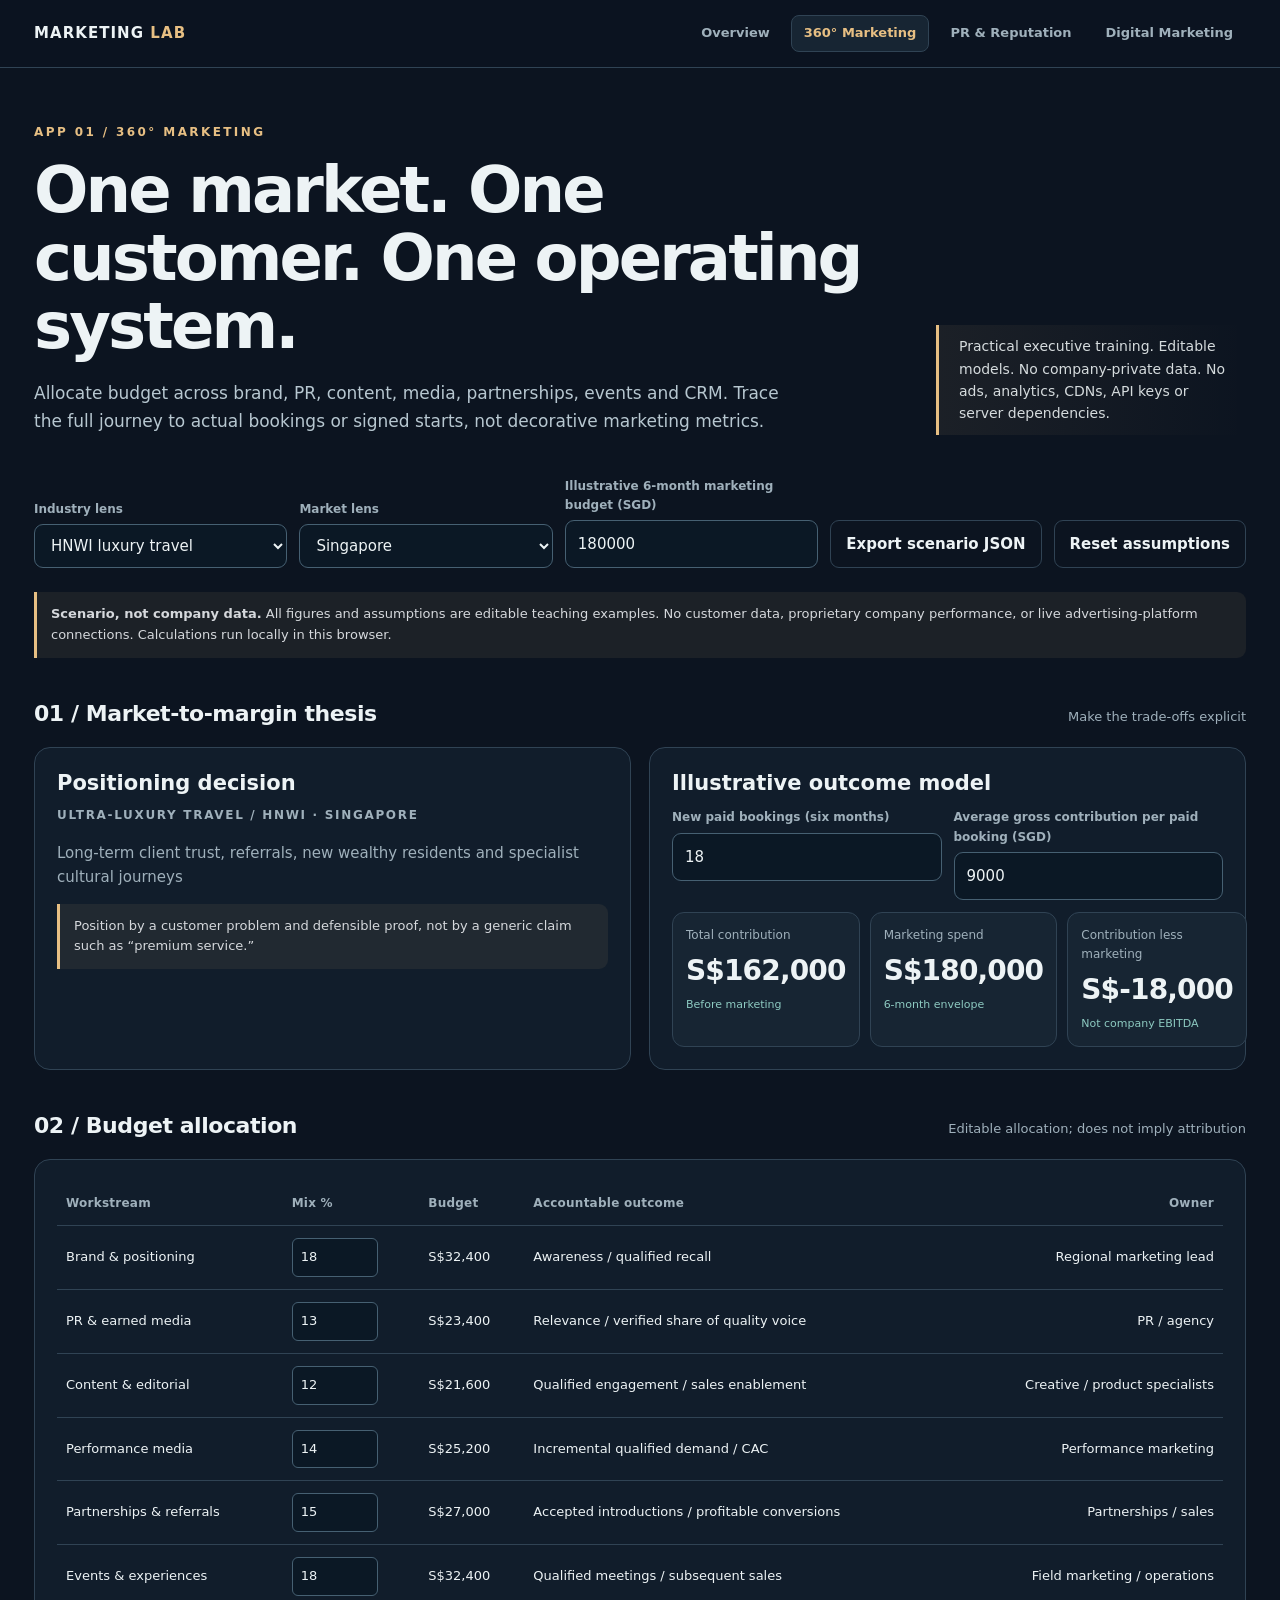
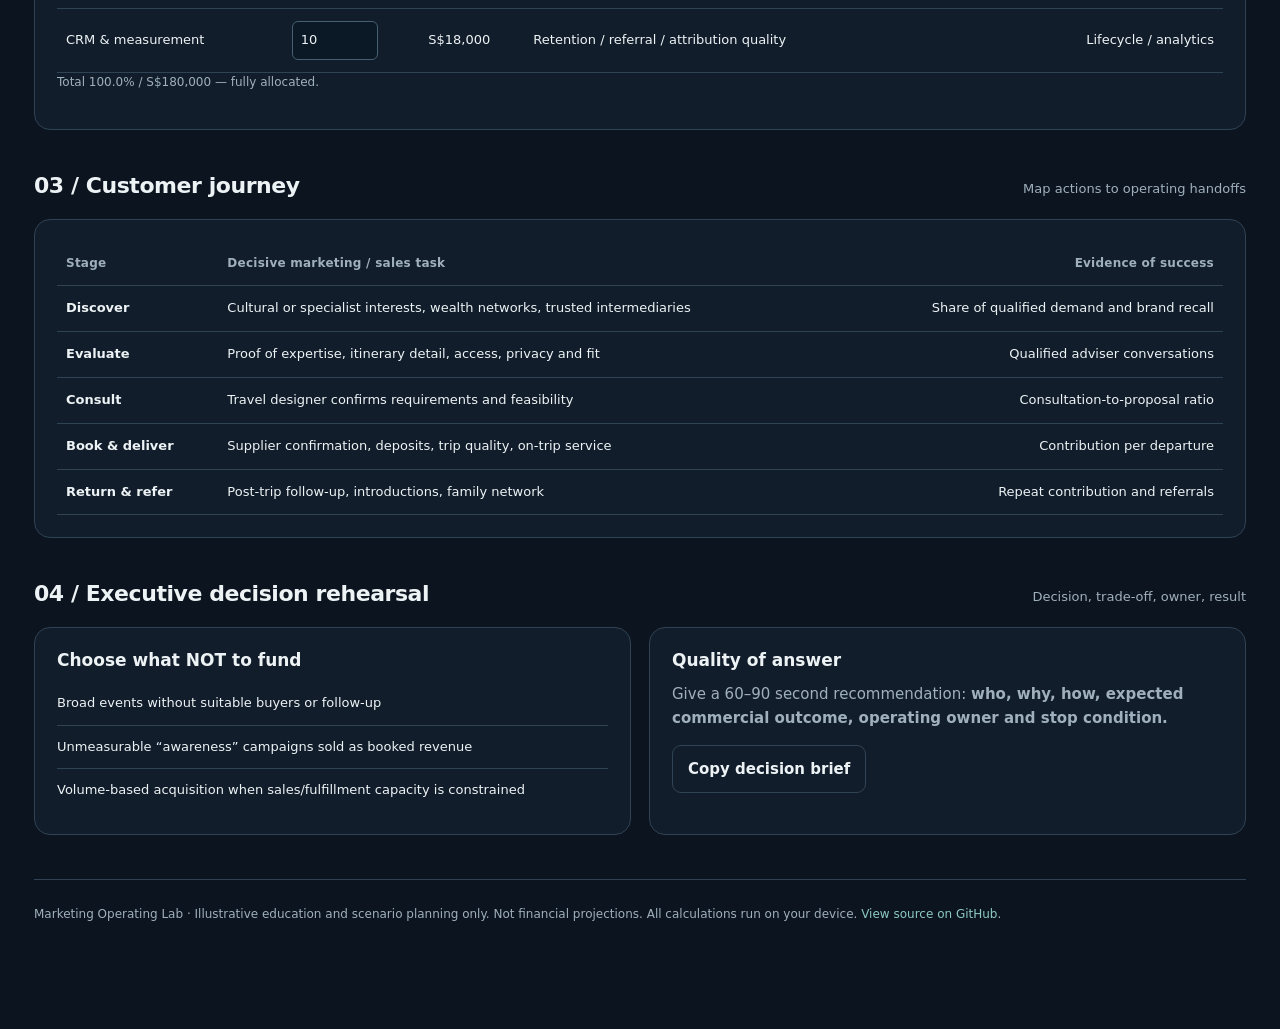
<file: marketing-lab/360.html>
<!doctype html>
<html lang="en"><head><meta charset="utf-8"><meta name="viewport" content="width=device-width,initial-scale=1"><meta name="color-scheme" content="dark"><meta name="description" content="Allocate budget across brand, PR, content, media, partnerships, events and CRM. Trace the full journey to actual bookings or signed starts, not decorative marketing metrics."><title>360° Marketing Strategy Planner | Marketing Lab</title><link rel="stylesheet" href="assets/style.css"></head>
<body><header class="topbar"><nav class="nav" aria-label="Main navigation"><a class="brand" href="index.html">MARKETING <span>LAB</span></a><div class="navlinks"><a href="index.html">Overview</a><a class="active" aria-current="page" href="360.html">360° Marketing</a><a href="pr.html">PR & Reputation</a><a href="dm.html">Digital Marketing</a></div></nav></header><main class="shell"><section class="hero"><div><div class="kicker">APP 01 / 360° MARKETING</div><h1>One market. One customer. One operating system.</h1><p>Allocate budget across brand, PR, content, media, partnerships, events and CRM. Trace the full journey to actual bookings or signed starts, not decorative marketing metrics.</p></div><aside class="hero-aside">Practical executive training. Editable models. No company-private data. No ads, analytics, CDNs, API keys or server dependencies.</aside></section><div id="app-root" data-page="360"><p>Loading local planning tools…</p></div><p id="status" aria-live="polite" class="fine"></p><footer class="footer">Marketing Operating Lab · Illustrative education and scenario planning only. Not financial projections. All calculations run on your device. <a href="https://github.com/mengliang10/mengliang10.github.io/tree/main/marketing-lab">View source on GitHub</a>.</footer></main><script defer src="assets/core.js"></script></body></html>
</file>
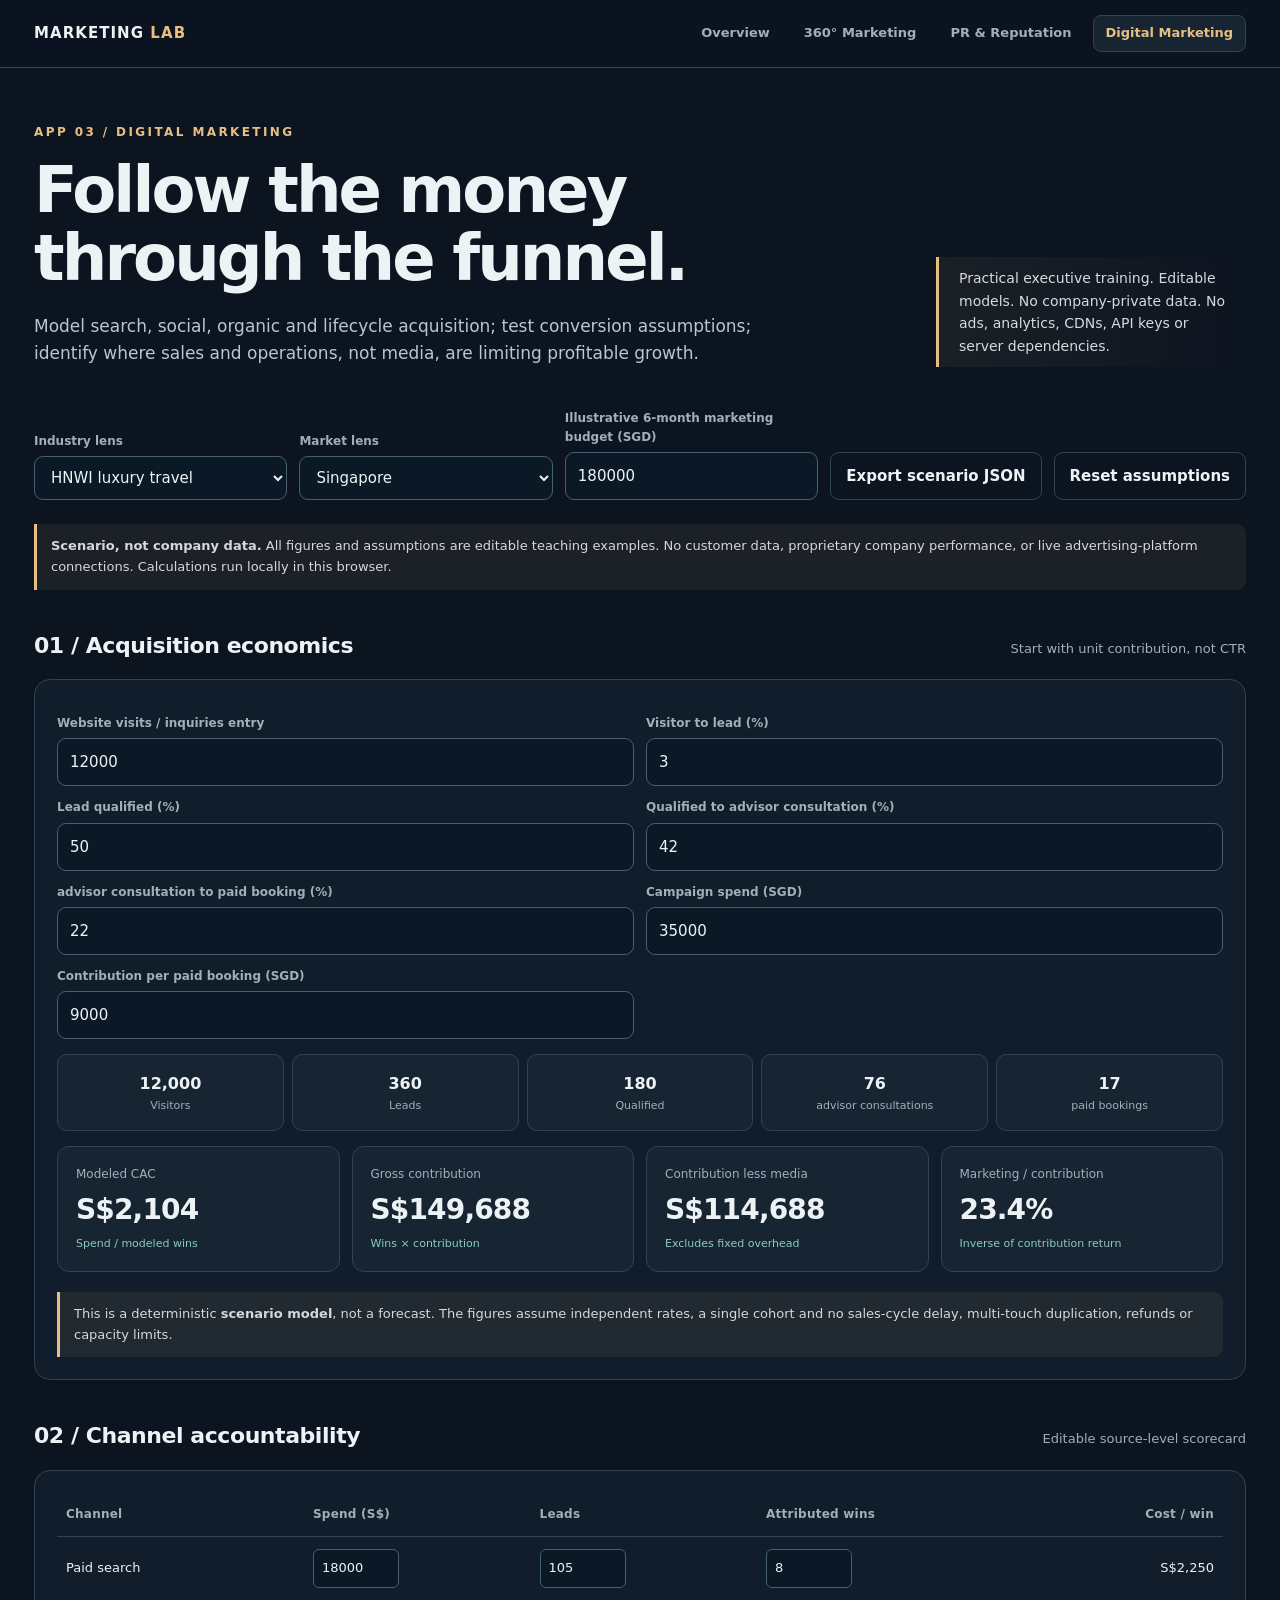
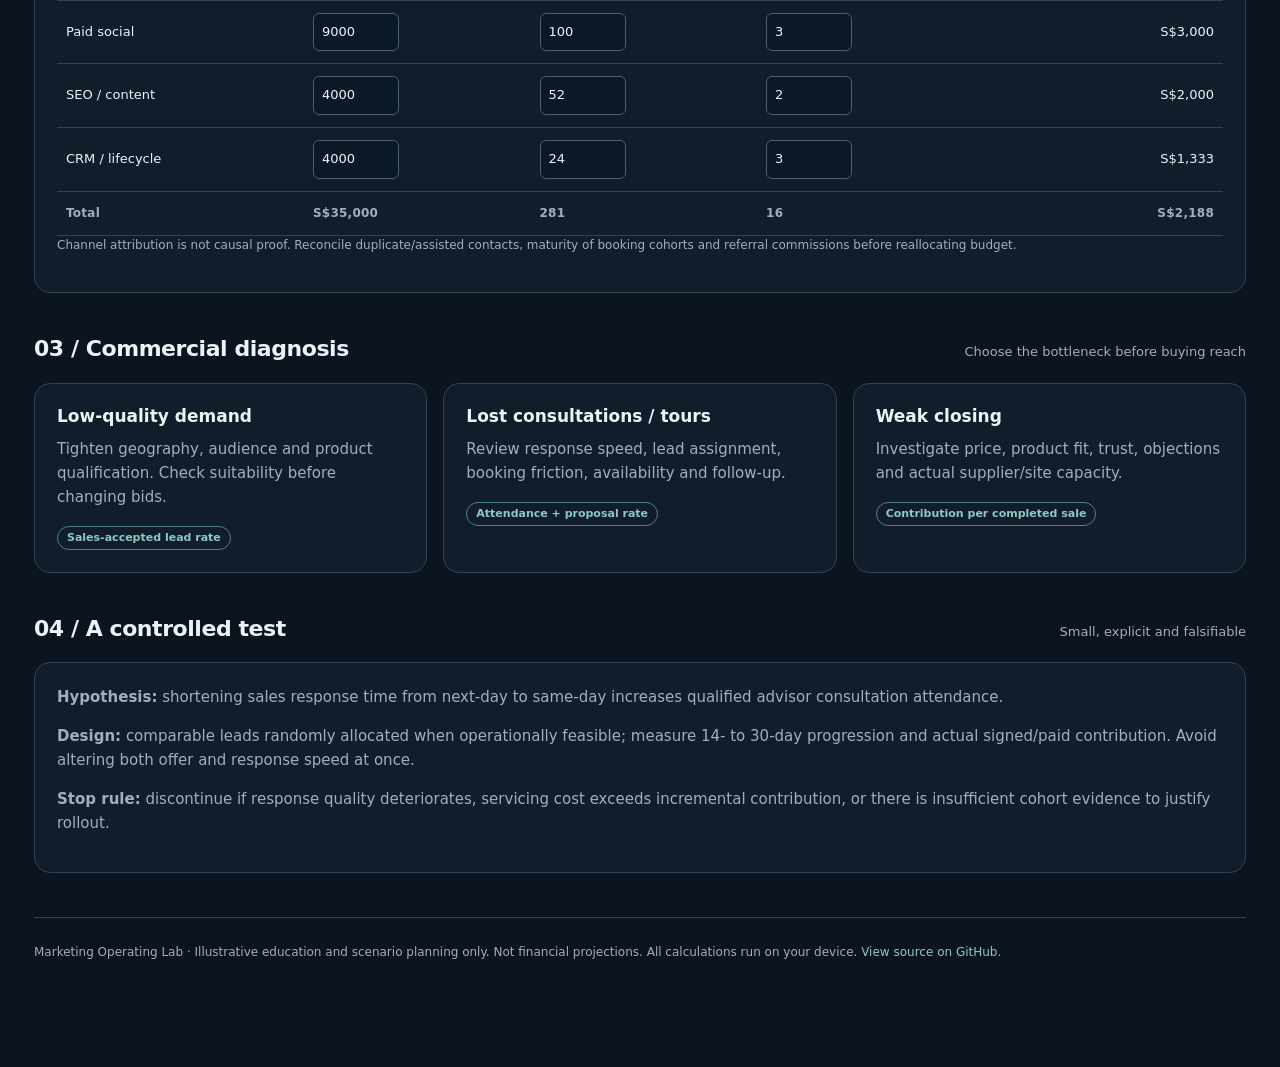
<file: marketing-lab/dm.html>
<!doctype html>
<html lang="en"><head><meta charset="utf-8"><meta name="viewport" content="width=device-width,initial-scale=1"><meta name="color-scheme" content="dark"><meta name="description" content="Model search, social, organic and lifecycle acquisition; test conversion assumptions; identify where sales and operations, not media, are limiting profitable growth."><title>Digital Marketing Performance Lab | Marketing Lab</title><link rel="stylesheet" href="assets/style.css"></head>
<body><header class="topbar"><nav class="nav" aria-label="Main navigation"><a class="brand" href="index.html">MARKETING <span>LAB</span></a><div class="navlinks"><a href="index.html">Overview</a><a href="360.html">360° Marketing</a><a href="pr.html">PR & Reputation</a><a class="active" aria-current="page" href="dm.html">Digital Marketing</a></div></nav></header><main class="shell"><section class="hero"><div><div class="kicker">APP 03 / DIGITAL MARKETING</div><h1>Follow the money through the funnel.</h1><p>Model search, social, organic and lifecycle acquisition; test conversion assumptions; identify where sales and operations, not media, are limiting profitable growth.</p></div><aside class="hero-aside">Practical executive training. Editable models. No company-private data. No ads, analytics, CDNs, API keys or server dependencies.</aside></section><div id="app-root" data-page="dm"><p>Loading local planning tools…</p></div><p id="status" aria-live="polite" class="fine"></p><footer class="footer">Marketing Operating Lab · Illustrative education and scenario planning only. Not financial projections. All calculations run on your device. <a href="https://github.com/mengliang10/mengliang10.github.io/tree/main/marketing-lab">View source on GitHub</a>.</footer></main><script defer src="assets/core.js"></script></body></html>
</file>
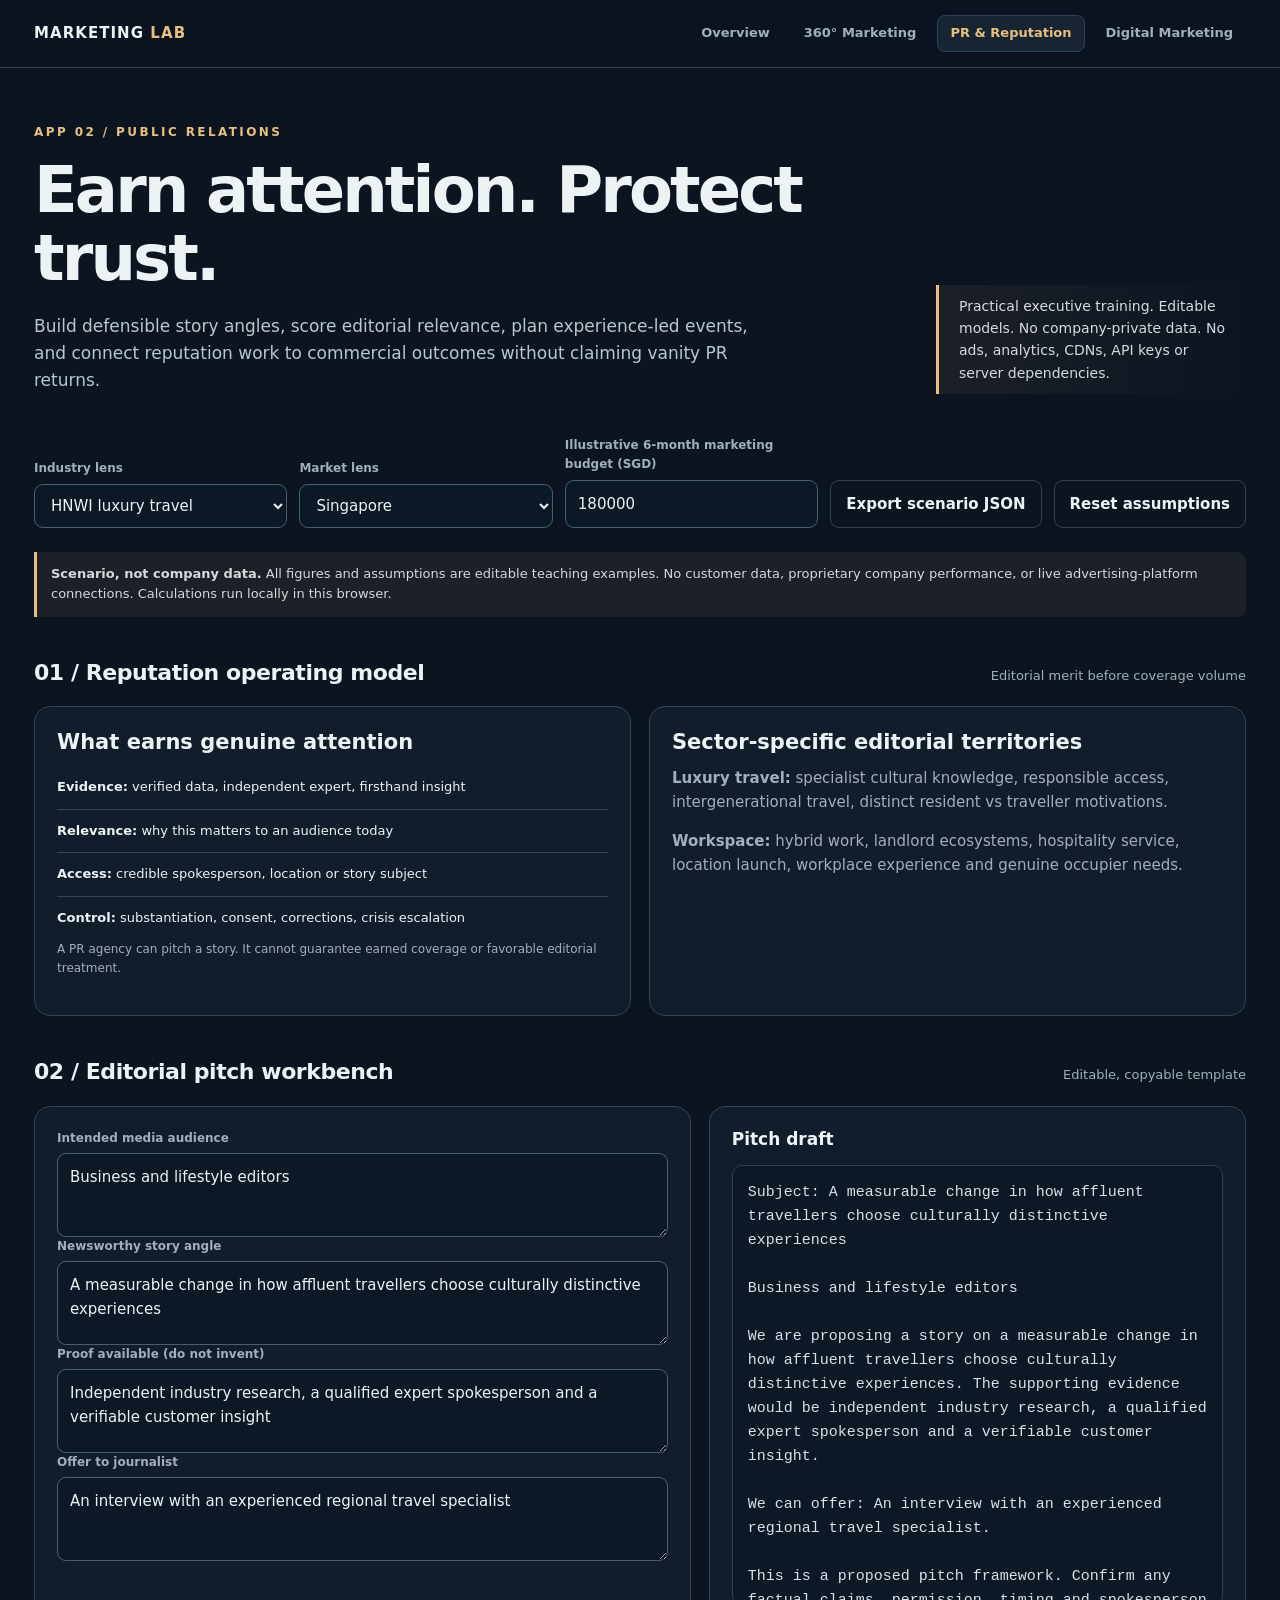
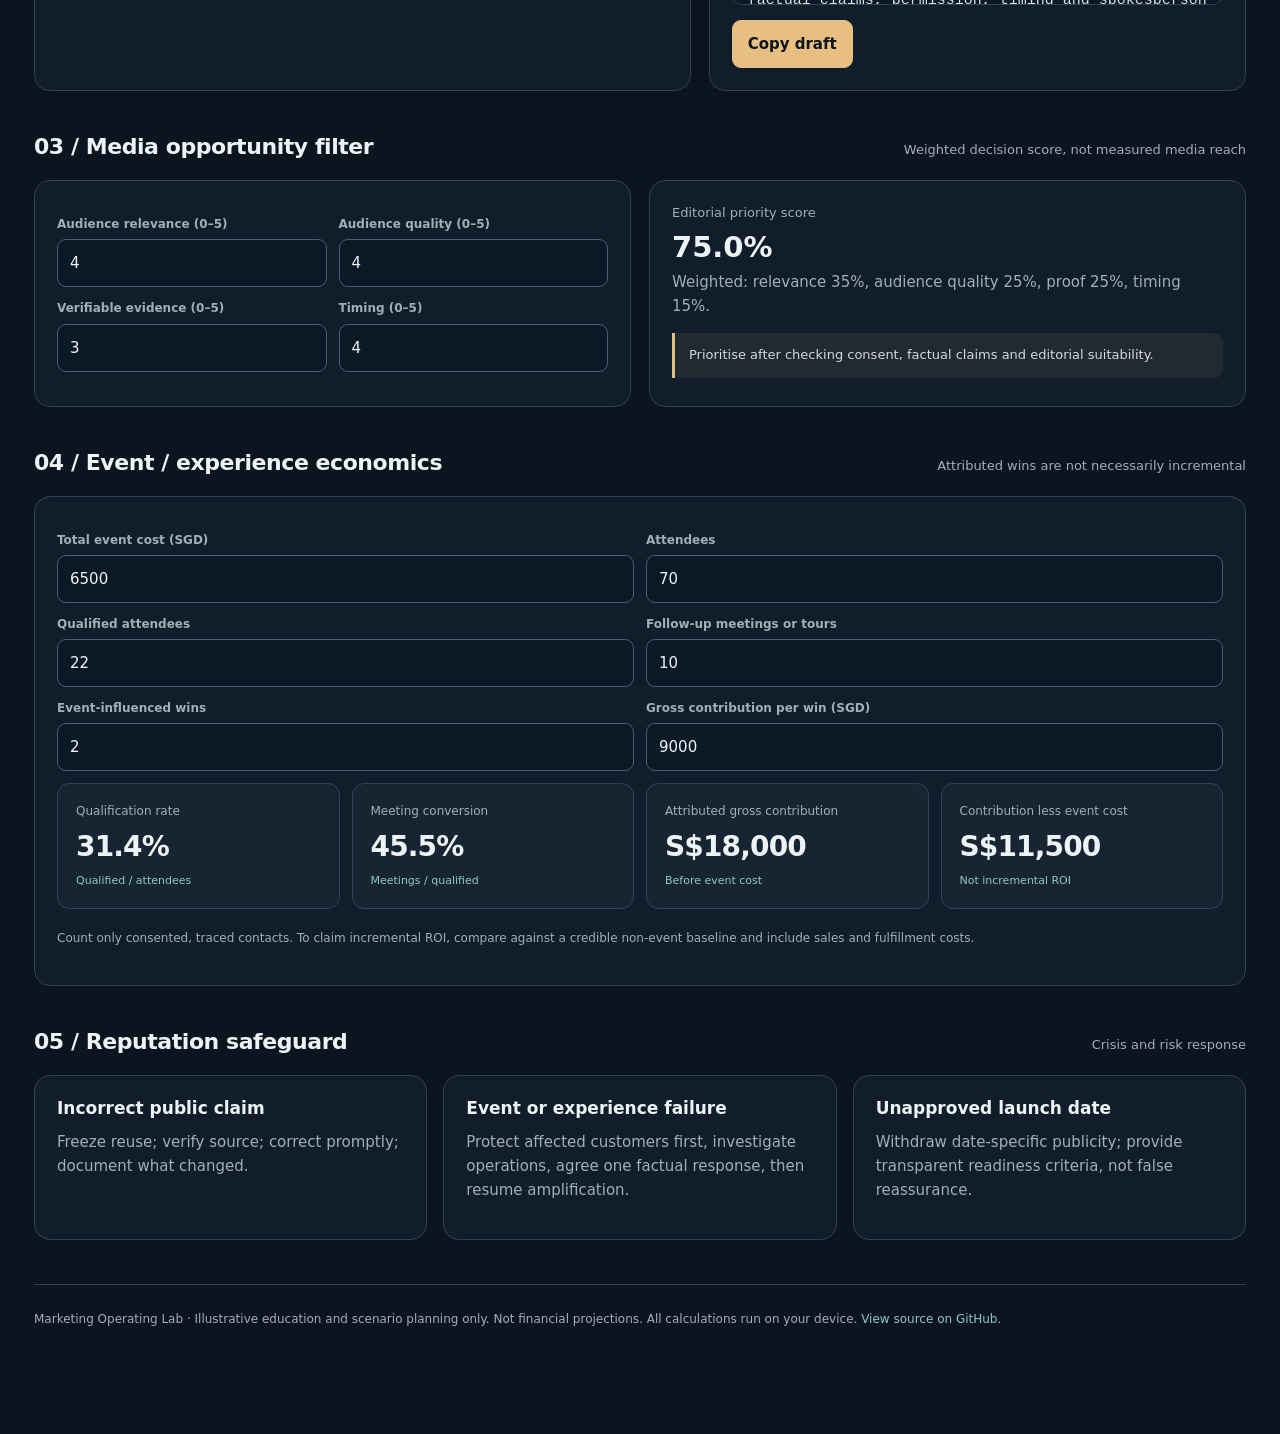
<file: marketing-lab/pr.html>
<!doctype html>
<html lang="en"><head><meta charset="utf-8"><meta name="viewport" content="width=device-width,initial-scale=1"><meta name="color-scheme" content="dark"><meta name="description" content="Build defensible story angles, score editorial relevance, plan experience-led events, and connect reputation work to commercial outcomes without claiming vanity PR returns."><title>PR & Reputation Workbench | Marketing Lab</title><link rel="stylesheet" href="assets/style.css"></head>
<body><header class="topbar"><nav class="nav" aria-label="Main navigation"><a class="brand" href="index.html">MARKETING <span>LAB</span></a><div class="navlinks"><a href="index.html">Overview</a><a href="360.html">360° Marketing</a><a class="active" aria-current="page" href="pr.html">PR & Reputation</a><a href="dm.html">Digital Marketing</a></div></nav></header><main class="shell"><section class="hero"><div><div class="kicker">APP 02 / PUBLIC RELATIONS</div><h1>Earn attention. Protect trust.</h1><p>Build defensible story angles, score editorial relevance, plan experience-led events, and connect reputation work to commercial outcomes without claiming vanity PR returns.</p></div><aside class="hero-aside">Practical executive training. Editable models. No company-private data. No ads, analytics, CDNs, API keys or server dependencies.</aside></section><div id="app-root" data-page="pr"><p>Loading local planning tools…</p></div><p id="status" aria-live="polite" class="fine"></p><footer class="footer">Marketing Operating Lab · Illustrative education and scenario planning only. Not financial projections. All calculations run on your device. <a href="https://github.com/mengliang10/mengliang10.github.io/tree/main/marketing-lab">View source on GitHub</a>.</footer></main><script defer src="assets/core.js"></script></body></html>
</file>
<file: marketing-lab/assets/style.css>
:root{--bg:#0c1420;--bg2:#111d2b;--panel:#172533;--line:#304354;--text:#edf3f5;--muted:#9fb0bb;--accent:#e7bf83;--sea:#8dcac1;--red:#f1a5a0;--ink:#0c1420;--radius:16px}
*{box-sizing:border-box}html{scroll-behavior:smooth}body{margin:0;background:var(--bg);color:var(--text);font:15px/1.6 system-ui,-apple-system,BlinkMacSystemFont,"Segoe UI",sans-serif}
a{color:var(--sea);text-decoration:none}a:hover{text-decoration:underline}button,input,select,textarea{font:inherit}button{cursor:pointer}
.shell{max-width:1260px;margin:0 auto;padding:0 24px 80px}
.topbar{border-bottom:1px solid var(--line);background:rgba(12,20,32,.97);position:sticky;top:0;z-index:30;backdrop-filter:blur(12px)}
.nav{max-width:1260px;margin:auto;display:flex;align-items:center;gap:24px;padding:15px 24px;flex-wrap:wrap}
.brand{color:var(--text);font-size:15px;font-weight:800;letter-spacing:.07em;white-space:nowrap}.brand span{color:var(--accent)}
.navlinks{display:flex;gap:8px;flex-wrap:wrap;margin-left:auto}.navlinks a{border:1px solid transparent;border-radius:8px;color:var(--muted);padding:7px 12px;font-size:13px;font-weight:650}.navlinks a:hover,.navlinks a.active{background:var(--panel);border-color:var(--line);color:var(--accent);text-decoration:none}
.hero{padding:55px 0 30px;display:grid;grid-template-columns:minmax(0,1fr) minmax(220px,310px);align-items:end;gap:30px}
.kicker{font-size:12px;color:var(--accent);font-weight:800;letter-spacing:.2em;text-transform:uppercase}.hero h1{font-size:clamp(36px,5vw,70px);letter-spacing:-.045em;line-height:1.06;margin:15px 0 20px;font-weight:800}.hero p{max-width:750px;color:#b7c7d0;font-size:17px;margin:0}
.hero-aside{border-left:3px solid var(--accent);padding:10px 20px;background:linear-gradient(90deg,rgba(231,191,131,.07),transparent);color:#d5dbdd;font-size:14px}
.toolbar{display:flex;gap:12px;flex-wrap:wrap;margin:12px 0 24px;align-items:flex-end}
.field{display:flex;flex-direction:column;gap:5px;flex:1;min-width:140px}.field label{color:var(--muted);font-weight:650;font-size:12px}.field input,.field select,.field textarea,textarea{width:100%;padding:11px 12px;border:1px solid #466072;background:#0b1825;color:var(--text);border-radius:9px;outline:none;min-height:44px}.field textarea{min-height:84px}.field input:focus,.field select:focus,.field textarea:focus{border-color:var(--accent);box-shadow:0 0 0 2px rgba(231,191,131,.13)}
.btn{background:var(--accent);color:var(--ink);border:1px solid var(--accent);border-radius:9px;padding:11px 15px;font-weight:750}.btn.secondary{background:transparent;color:var(--text);border-color:var(--line)}.btn:hover{filter:brightness(1.08)}.btn:focus-visible,a:focus-visible{outline:3px solid var(--sea);outline-offset:2px}.btn.small{padding:7px 10px;font-size:12px}
.cards{display:grid;grid-template-columns:repeat(3,minmax(0,1fr));gap:16px}
.panel{background:var(--bg2);border:1px solid var(--line);border-radius:var(--radius);padding:22px;min-width:0}
.panel h2,.panel h3{margin:0 0 10px;line-height:1.26}.panel h2{font-size:21px}.panel h3{font-size:17px}.panel p{margin:0 0 15px;color:var(--muted)}.panel a.more{display:inline-block;margin-top:8px;font-weight:750;color:var(--accent)}
.stats{display:grid;grid-template-columns:repeat(4,minmax(0,1fr));gap:12px;margin:0 0 20px}
.stat{padding:18px;background:var(--panel);border:1px solid var(--line);border-radius:12px}.stat .name{font-size:12px;color:var(--muted)}.stat .number{font-size:clamp(19px,2.6vw,28px);line-height:1.25;font-weight:800;letter-spacing:-.03em;margin:8px 0}.stat .hint{font-size:11px;color:var(--sea)}
.section-title{margin:38px 0 16px;display:flex;gap:12px;align-items:baseline;justify-content:space-between}.section-title h2{font-size:22px;letter-spacing:-.02em;margin:0}.section-title span{color:var(--muted);font-size:13px}
.split{display:grid;grid-template-columns:1.1fr .9fr;gap:18px}.split.equal{grid-template-columns:1fr 1fr}
.eyebrow{font-size:12px;letter-spacing:.14em;color:var(--accent);font-weight:800;text-transform:uppercase}
table{width:100%;border-collapse:collapse;text-align:left}th,td{padding:12px 9px;border-bottom:1px solid var(--line);vertical-align:middle}th{color:var(--muted);font-size:12px;letter-spacing:.02em;font-weight:700}td{font-size:13px}td input{width:86px;border-radius:6px;padding:8px;border:1px solid #466072;background:#0b1825;color:var(--text)}td:last-child{text-align:right}th:last-child{text-align:right}.table-wrap{overflow-x:auto}.muted{color:var(--muted)}.fine{font-size:12px;color:var(--muted)}.warning{border-left:3px solid var(--accent);padding:12px 14px;background:rgba(231,191,131,.07);font-size:13px;color:#d5d8dc;border-radius:0 9px 9px 0}
.pill{display:inline-block;padding:2px 9px;color:var(--sea);border:1px solid #4c847d;border-radius:30px;font-size:11px;font-weight:700}
.diagram{display:grid;grid-template-columns:repeat(5,minmax(0,1fr));gap:8px;margin:15px 0}.step{background:var(--panel);border:1px solid var(--line);padding:16px 10px;border-radius:10px;text-align:center}.step strong{font-size:16px;display:block}.step small{font-size:11px;display:block;color:var(--muted)}
.list-lines{list-style:none;padding:0;margin:0}.list-lines li{padding:11px 0;border-bottom:1px solid var(--line);font-size:13px}.list-lines li:last-child{border:0}
.grid-inputs{display:grid;grid-template-columns:repeat(2,minmax(0,1fr));gap:12px;margin:12px 0}
.kpi{display:grid;grid-template-columns:repeat(3,1fr);gap:10px}.kpi .stat{padding:13px}
.notes{border:1px solid var(--line);border-radius:10px;padding:15px;background:#0b1825;white-space:pre-wrap;overflow-wrap:anywhere;max-height:440px;overflow-y:auto;color:#d9e1e4}
.footer{margin-top:44px;padding:25px 0;border-top:1px solid var(--line);color:var(--muted);font-size:12px}.footer a{color:var(--sea)}
.range{width:100%;accent-color:var(--accent)}
.result-label{font-size:13px;color:var(--muted)}.result-value{font-size:29px;font-weight:800;color:var(--text)}
.summary-card{padding:22px;border:1px solid var(--line);border-radius:14px;background:linear-gradient(140deg,#263648,#132333);min-height:185px}.summary-card .index{color:var(--accent);font-weight:750;font-size:13px}.summary-card h2{font-size:23px;margin:14px 0 10px}.summary-card p{color:var(--muted);font-size:14px}.summary-card a{color:var(--accent);font-weight:750}
@media(max-width:850px){.hero{grid-template-columns:1fr;padding-top:34px}.cards,.stats{grid-template-columns:repeat(2,1fr)}.split,.split.equal{grid-template-columns:1fr}.diagram{grid-template-columns:repeat(2,1fr)}}
@media(max-width:570px){.shell{padding:0 15px 60px}.nav{padding:12px 15px}.navlinks{margin-left:0}.cards,.stats,.grid-inputs,.kpi{grid-template-columns:1fr}.hero h1{font-size:38px}.panel{padding:16px}.toolbar{gap:9px}}
@media print{.topbar,.toolbar .btn,.footer{display:none}body{background:white;color:#111}.panel,.stat{break-inside:avoid;border-color:#999;background:white;color:black}.stat .number,.result-value{color:black}.hero p,.panel p,.muted,.fine{color:#444}a{color:#111}}
</file>
